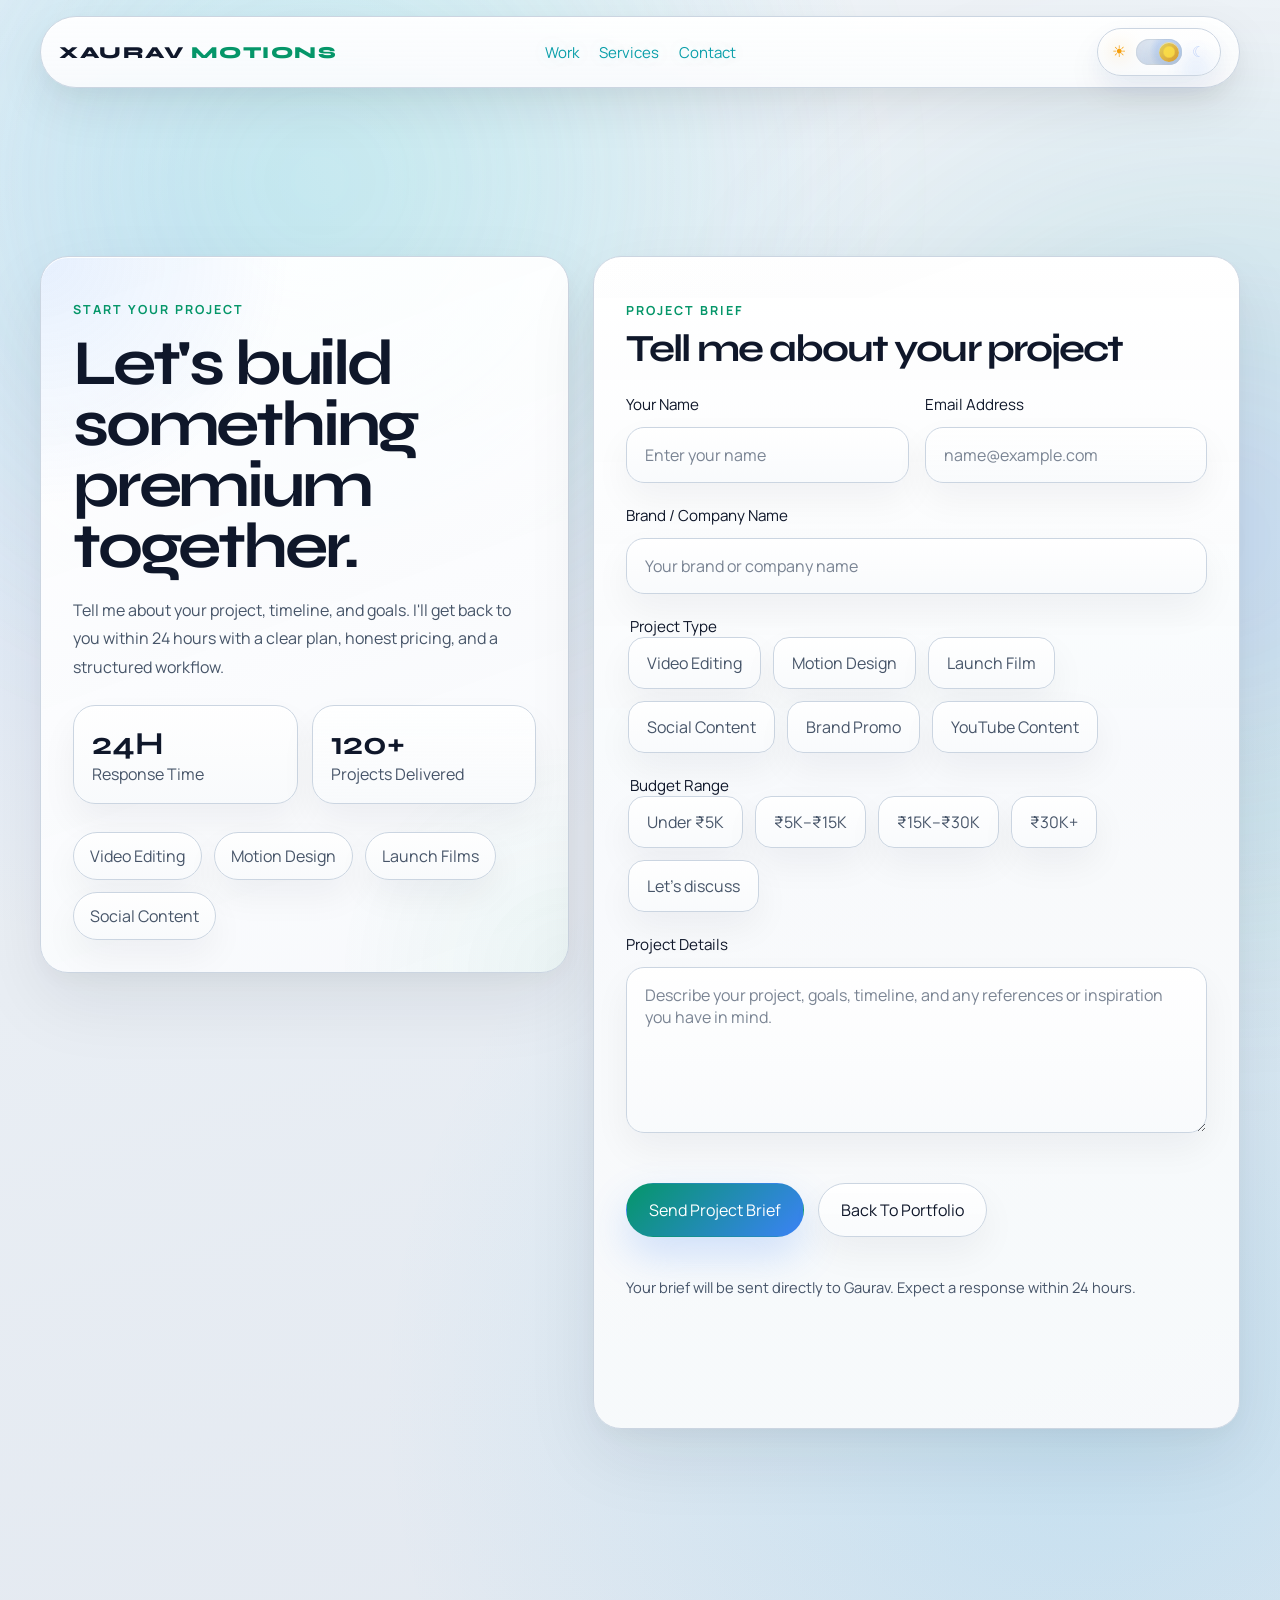
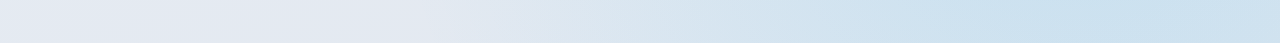
<file: contact.html>
<!DOCTYPE html>
<html lang="en">
<head>
  <meta charset="UTF-8">
  <meta name="viewport" content="width=device-width, initial-scale=1.0, viewport-fit=cover">
  <title>Start Your Project | Xaurav Motions</title>
  <meta
    name="description"
    content="Start your next video editing or motion design project with Gaurav. Fill out the brief and get a response within 24 hours."
  >
  <meta name="theme-color" content="#ffffff">
  <link rel="preconnect" href="https://fonts.googleapis.com">
  <link rel="preconnect" href="https://fonts.gstatic.com" crossorigin>
  <link
    href="https://fonts.googleapis.com/css2?family=Syne:wght@500;700;800&family=Manrope:wght@400;500;600;700&display=swap"
    rel="stylesheet"
  >
  <script>
    (() => {
      try {
        const savedTheme = localStorage.getItem("xaurav-theme");
        if (savedTheme === "light" || savedTheme === "dark") {
          document.documentElement.dataset.theme = savedTheme;
        } else {
          document.documentElement.dataset.theme = "light";
        }
      } catch (error) {
        document.documentElement.dataset.theme = "light";
      }
    })();
  </script>
  <link rel="stylesheet" href="style.css">
</head>
<body class="feedback-page">
  <div class="noise"></div>
  <div class="orb orb-one"></div>
  <div class="orb orb-two"></div>

  <header class="site-header">
    <a class="brand" href="./index.html">Xaurav <span>Motions</span></a>
    <nav class="site-nav">
      <a href="./index.html#work">Work</a>
      <a href="./index.html#services">Services</a>
      <a href="./index.html#contact">Contact</a>
    </nav>
    <div class="header-actions">
      <button
        class="theme-toggle"
        type="button"
        data-theme-toggle
        aria-pressed="false"
        aria-label="Switch to light theme"
        title="Switch theme"
      >
        <span class="theme-toggle-icon theme-toggle-icon-sun" aria-hidden="true">&#9728;</span>
        <span class="theme-toggle-track" aria-hidden="true">
          <span class="theme-toggle-thumb"></span>
        </span>
        <span class="theme-toggle-icon theme-toggle-icon-moon" aria-hidden="true">&#9790;</span>
      </button>
    </div>
  </header>

  <main>
    <section class="feedback-shell section">
      <div class="feedback-layout">
        <aside class="feedback-card feedback-overview reveal" data-tilt>
          <p class="eyebrow">Start Your Project</p>
          <h1>Let's build something premium together.</h1>
          <p class="feedback-copy">
            Tell me about your project, timeline, and goals. I'll get back to you within 24 hours
            with a clear plan, honest pricing, and a structured workflow.
          </p>

          <div class="feedback-stats">
            <div class="feedback-stat">
              <strong>24H</strong>
              <span>Response Time</span>
            </div>
            <div class="feedback-stat">
              <strong>120+</strong>
              <span>Projects Delivered</span>
            </div>
          </div>

          <div class="feedback-highlights">
            <span>Video Editing</span>
            <span>Motion Design</span>
            <span>Launch Films</span>
            <span>Social Content</span>
          </div>

        </aside>

        <section class="feedback-card feedback-form-card reveal">
          <p class="eyebrow">Project Brief</p>
          <h2>Tell me about your project</h2>
          <form class="feedback-form" data-contact-form>
            <div class="feedback-grid">
              <label class="field-group">
                <span>Your Name</span>
                <input type="text" name="name" placeholder="Enter your name" required>
              </label>
              <label class="field-group">
                <span>Email Address</span>
                <input type="email" name="email" placeholder="name@example.com" required>
              </label>
            </div>

            <label class="field-group">
              <span>Brand / Company Name</span>
              <input type="text" name="brand" placeholder="Your brand or company name">
            </label>

            <fieldset class="field-set">
              <legend>Project Type</legend>
              <div class="check-grid">
                <label class="check-pill">
                  <input type="checkbox" name="project_type" value="Video Editing">
                  <span>Video Editing</span>
                </label>
                <label class="check-pill">
                  <input type="checkbox" name="project_type" value="Motion Design">
                  <span>Motion Design</span>
                </label>
                <label class="check-pill">
                  <input type="checkbox" name="project_type" value="Launch Film">
                  <span>Launch Film</span>
                </label>
                <label class="check-pill">
                  <input type="checkbox" name="project_type" value="Social Content">
                  <span>Social Content</span>
                </label>
                <label class="check-pill">
                  <input type="checkbox" name="project_type" value="Brand Promo">
                  <span>Brand Promo</span>
                </label>
                <label class="check-pill">
                  <input type="checkbox" name="project_type" value="YouTube Content">
                  <span>YouTube Content</span>
                </label>
              </div>
            </fieldset>

            <fieldset class="field-set">
              <legend>Budget Range</legend>
              <div class="rating-grid">
                <input type="radio" name="budget" id="budget-1" value="Under ₹5K" required>
                <label class="rating-pill" for="budget-1">Under ₹5K</label>
                <input type="radio" name="budget" id="budget-2" value="₹5K–₹15K">
                <label class="rating-pill" for="budget-2">₹5K–₹15K</label>
                <input type="radio" name="budget" id="budget-3" value="₹15K–₹30K">
                <label class="rating-pill" for="budget-3">₹15K–₹30K</label>
                <input type="radio" name="budget" id="budget-4" value="₹30K+">
                <label class="rating-pill" for="budget-4">₹30K+</label>
                <input type="radio" name="budget" id="budget-5" value="Let's discuss">
                <label class="rating-pill" for="budget-5">Let's discuss</label>
              </div>
            </fieldset>

            <label class="field-group">
              <span>Project Details</span>
              <textarea
                name="message"
                rows="6"
                placeholder="Describe your project, goals, timeline, and any references or inspiration you have in mind."
                required
              ></textarea>
            </label>

            <div class="feedback-actions">
              <button class="button button-primary" type="submit">Send Project Brief</button>
              <a class="button button-secondary" href="./index.html">Back To Portfolio</a>
            </div>

            <p class="form-note">Your brief will be sent directly to Gaurav. Expect a response within 24 hours.</p>
            <p class="form-status" data-contact-status aria-live="polite"></p>
          </form>
        </section>
      </div>
    </section>
  </main>

  <script src="code.js"></script>
  <script src="contact.js"></script>
</body>
</html>
</file>
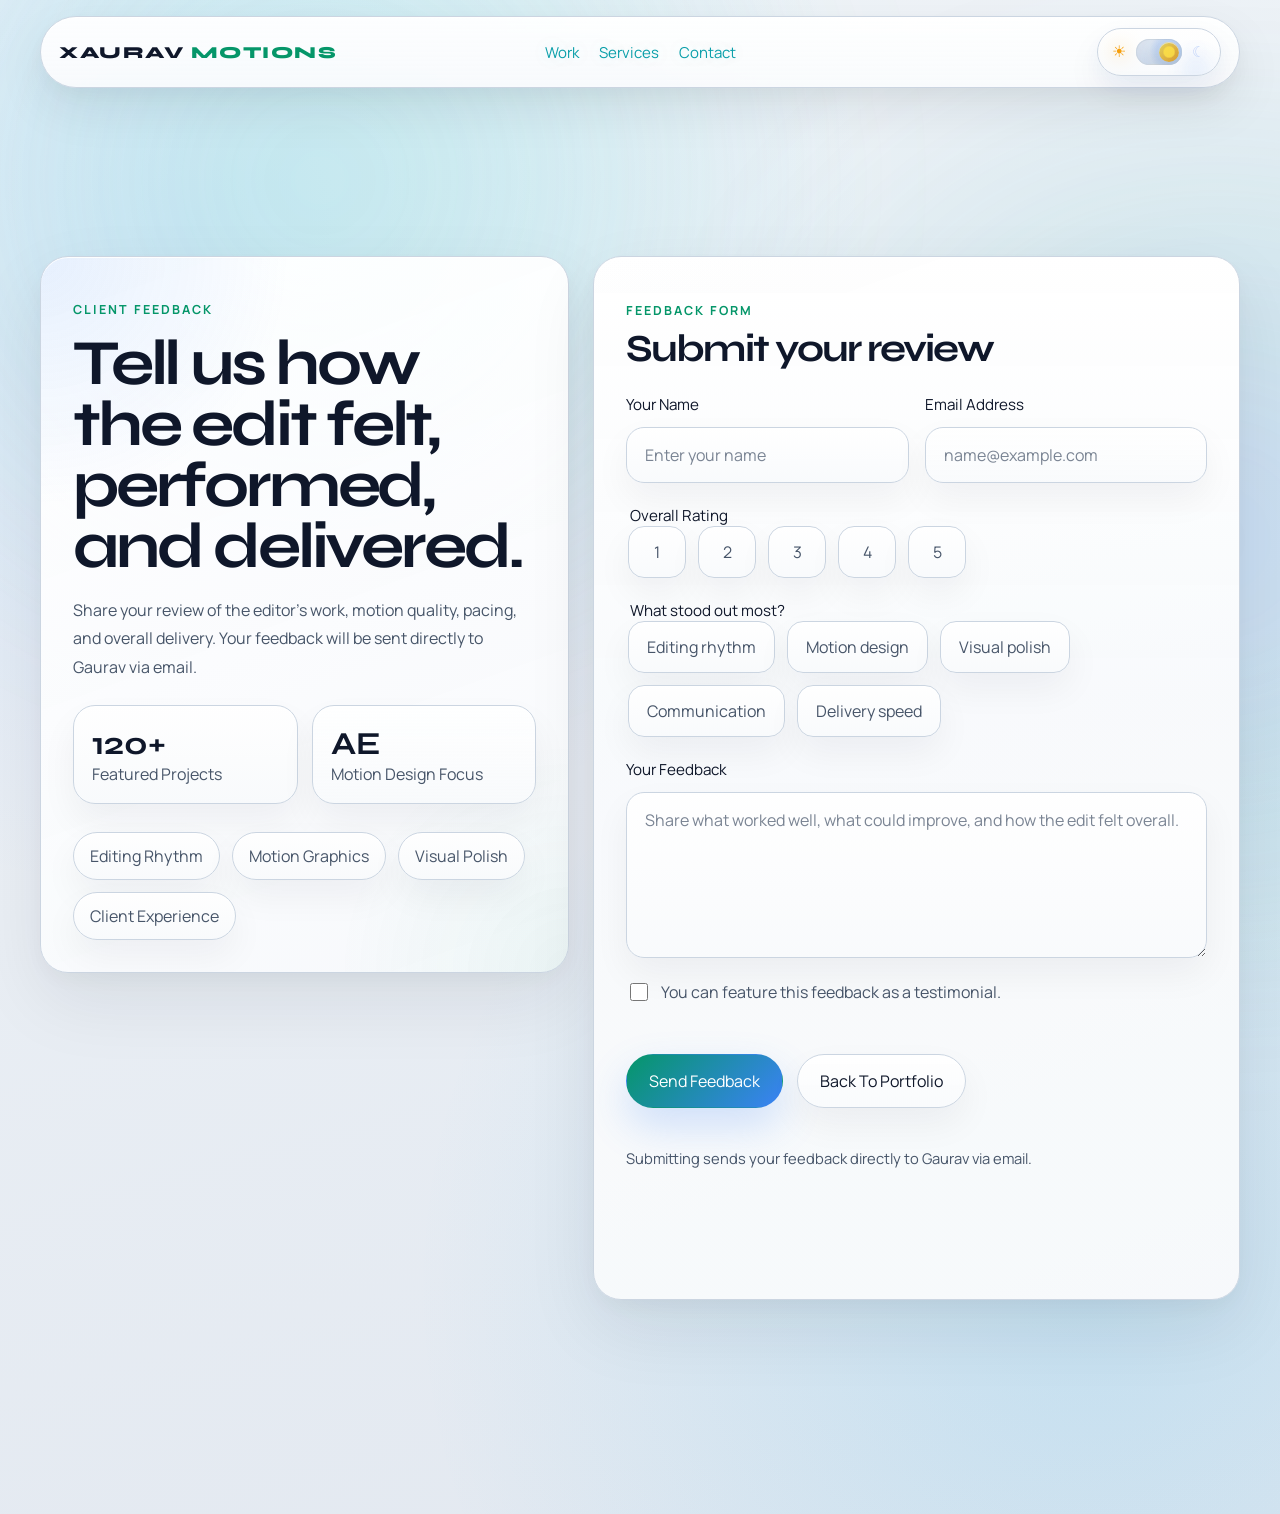
<file: feedback.html>
<!DOCTYPE html>
<html lang="en">
<head>
  <meta charset="UTF-8">
  <meta name="viewport" content="width=device-width, initial-scale=1.0, viewport-fit=cover">
  <title>Xaurav Motions Feedback</title>
  <meta
    name="description"
    content="Share feedback about Gaurav's video editing and motion design work."
  >
  <meta name="theme-color" content="#ffffff">
  <link rel="preconnect" href="https://fonts.googleapis.com">
  <link rel="preconnect" href="https://fonts.gstatic.com" crossorigin>
  <link
    href="https://fonts.googleapis.com/css2?family=Syne:wght@500;700;800&family=Manrope:wght@400;500;600;700&display=swap"
    rel="stylesheet"
  >
  <script>
    (() => {
      try {
        const savedTheme = localStorage.getItem("xaurav-theme");
        if (savedTheme === "light" || savedTheme === "dark") {
          document.documentElement.dataset.theme = savedTheme;
        } else {
          // Default to light theme for new visitors
          document.documentElement.dataset.theme = "light";
        }
      } catch (error) {
        // Fallback to light theme if localStorage fails
        document.documentElement.dataset.theme = "light";
      }
    })();
  </script>
  <link rel="stylesheet" href="style.css">
</head>
<body class="feedback-page">
  <div class="noise"></div>
  <div class="orb orb-one"></div>
  <div class="orb orb-two"></div>

  <header class="site-header">
    <a class="brand" href="./index.html">Xaurav <span>Motions</span></a>
    <nav class="site-nav">
      <a href="./index.html#work">Work</a>
      <a href="./index.html#services">Services</a>
      <a href="./index.html#contact">Contact</a>
    </nav>
    <div class="header-actions">
      <button
        class="theme-toggle"
        type="button"
        data-theme-toggle
        aria-pressed="false"
        aria-label="Switch to light theme"
        title="Switch theme"
      >
        <span class="theme-toggle-icon theme-toggle-icon-sun" aria-hidden="true">&#9728;</span>
        <span class="theme-toggle-track" aria-hidden="true">
          <span class="theme-toggle-thumb"></span>
        </span>
        <span class="theme-toggle-icon theme-toggle-icon-moon" aria-hidden="true">&#9790;</span>
      </button>
    </div>
  </header>

  <main>
    <section class="feedback-shell section">
      <div class="feedback-layout">
        <aside class="feedback-card feedback-overview reveal" data-tilt>
          <p class="eyebrow">Client Feedback</p>
          <h1>Tell us how the edit felt, performed, and delivered.</h1>
          <p class="feedback-copy">
            Share your review of the editor's work, motion quality, pacing, and overall delivery.
            Your feedback will be sent directly to Gaurav via email.
          </p>

          <div class="feedback-stats">
            <div class="feedback-stat">
              <strong>120+</strong>
              <span>Featured Projects</span>
            </div>
            <div class="feedback-stat">
              <strong>AE</strong>
              <span>Motion Design Focus</span>
            </div>
          </div>

          <div class="feedback-highlights">
            <span>Editing Rhythm</span>
            <span>Motion Graphics</span>
            <span>Visual Polish</span>
            <span>Client Experience</span>
          </div>

        </aside>

        <section class="feedback-card feedback-form-card reveal">
          <p class="eyebrow">Feedback Form</p>
          <h2>Submit your review</h2>
          <form class="feedback-form" data-feedback-form>
            <div class="feedback-grid">
              <label class="field-group">
                <span>Your Name</span>
                <input type="text" name="name" placeholder="Enter your name" required>
              </label>
              <label class="field-group">
                <span>Email Address</span>
                <input type="email" name="email" placeholder="name@example.com" required>
              </label>
            </div>

            <fieldset class="field-set">
              <legend>Overall Rating</legend>
              <div class="rating-grid">
                <input type="radio" name="rating" id="rating-1" value="1" required>
                <label class="rating-pill" for="rating-1">1</label>
                <input type="radio" name="rating" id="rating-2" value="2">
                <label class="rating-pill" for="rating-2">2</label>
                <input type="radio" name="rating" id="rating-3" value="3">
                <label class="rating-pill" for="rating-3">3</label>
                <input type="radio" name="rating" id="rating-4" value="4">
                <label class="rating-pill" for="rating-4">4</label>
                <input type="radio" name="rating" id="rating-5" value="5">
                <label class="rating-pill" for="rating-5">5</label>
              </div>
            </fieldset>

            <fieldset class="field-set">
              <legend>What stood out most?</legend>
              <div class="check-grid">
                <label class="check-pill">
                  <input type="checkbox" name="highlight" value="Editing rhythm">
                  <span>Editing rhythm</span>
                </label>
                <label class="check-pill">
                  <input type="checkbox" name="highlight" value="Motion design">
                  <span>Motion design</span>
                </label>
                <label class="check-pill">
                  <input type="checkbox" name="highlight" value="Visual polish">
                  <span>Visual polish</span>
                </label>
                <label class="check-pill">
                  <input type="checkbox" name="highlight" value="Communication">
                  <span>Communication</span>
                </label>
                <label class="check-pill">
                  <input type="checkbox" name="highlight" value="Delivery speed">
                  <span>Delivery speed</span>
                </label>
              </div>
            </fieldset>

            <label class="field-group">
              <span>Your Feedback</span>
              <textarea
                name="message"
                rows="6"
                placeholder="Share what worked well, what could improve, and how the edit felt overall."
                required
              ></textarea>
            </label>

            <label class="consent-row">
              <input type="checkbox" name="testimonial">
              <span>You can feature this feedback as a testimonial.</span>
            </label>

            <div class="feedback-actions">
              <button class="button button-primary" type="submit">Send Feedback</button>
              <a class="button button-secondary" href="./index.html">Back To Portfolio</a>
            </div>

            <p class="form-note">Submitting sends your feedback directly to Gaurav via email.</p>
            <p class="form-status" data-feedback-status aria-live="polite"></p>
          </form>
        </section>
      </div>
    </section>
  </main>

  <script src="code.js"></script>
  <script src="feedback.js"></script>
</body>
</html>
</file>
<file: style.css>
:root {
  --bg: #06101d;
  --bg-elevated: rgba(11, 20, 38, 0.86);
  --panel: rgba(12, 22, 42, 0.72);
  --panel-strong: rgba(13, 24, 48, 0.94);
  --line: rgba(255, 255, 255, 0.08);
  --line-strong: rgba(255, 255, 255, 0.16);
  --text: #f8fafc; /* Brightened for better dark theme legibility */
  --muted: #cbd5e1; /* Boosted visibility for secondary text */
  --accent: #7cf7d4;
  --accent-2: #ff9a6c;
  --accent-3: #8cb6ff;
  --nav-link: #4fe3e8;
  --nav-link-hover: #92fbef;
  --shadow: 0 1.875rem 5rem rgba(0, 0, 0, 0.35);
  --shadow-soft: 0 1rem 2.5rem rgba(0, 0, 0, 0.25);
  --radius: 1.75rem;
  --radius-soft: 1.25rem;
  --container: min(75rem, calc(100% - 2rem));
  --safe-top: env(safe-area-inset-top, 0rem);
  --safe-right: env(safe-area-inset-right, 0rem);
  --safe-bottom: env(safe-area-inset-bottom, 0rem);
  --safe-left: env(safe-area-inset-left, 0rem);
}

*,
*::before,
*::after {
  box-sizing: border-box;
}

html {
  color-scheme: dark;
  scroll-behavior: smooth;
  scroll-padding-top: calc(7.5rem + var(--safe-top));
  -webkit-text-size-adjust: 100%;
  text-size-adjust: 100%;
}

html[data-theme="light"] {
  color-scheme: light;
}

body {
  min-height: 100vh;
  margin: 0;
  padding-right: var(--safe-right);
  padding-left: var(--safe-left);
  font-family: "Manrope", sans-serif;
  color: var(--text);
  background:
    radial-gradient(circle at 12% 18%, rgba(124, 247, 212, 0.12), transparent 22%),
    radial-gradient(circle at 85% 16%, rgba(140, 182, 255, 0.12), transparent 22%),
    radial-gradient(circle at 68% 78%, rgba(79, 227, 232, 0.12), transparent 24%),
    radial-gradient(circle at 50% 80%, rgba(255, 154, 108, 0.08), transparent 24%),
    linear-gradient(155deg, #02060f 0%, #07111f 45%, #0d1830 100%);
  overflow-x: hidden;
  overscroll-behavior-x: none;
  -webkit-font-smoothing: antialiased;
  text-rendering: optimizeLegibility;
}

body::before,
body::after {
  content: "";
  position: fixed;
  inset: 0;
  pointer-events: none;
}

body::before {
  inset: -50%;
  mask-image: radial-gradient(circle at center, black 25%, transparent 60%);
  transform: perspective(50rem) rotateX(55deg);
  transform-origin: center center;
  z-index: -2;
  contain: strict;
}



body::after {
  background: radial-gradient(circle at center, transparent 45%, rgba(2, 6, 15, 0.65) 100%);
}

body.is-loading .site-header,
body.is-loading main,
body.is-loading .site-footer,
body.is-loading .mobile-cta {
  opacity: 0;
  transform: translateY(1.125rem);
}

body.is-ready .site-header,
body.is-ready main,
body.is-ready .site-footer,
body.is-ready .mobile-cta {
  opacity: 1;
  transform: translateY(0);
  transition: opacity 480ms ease, transform 480ms ease;
}

img,
video {
  max-width: 100%;
  height: auto;
  display: block;
}

a {
  color: inherit;
  text-decoration: none;
}

button,
input,
select,
textarea {
  font: inherit;
}

button,
a,
input,
select,
textarea {
  touch-action: manipulation;
  -webkit-tap-highlight-color: transparent;
}

main {
  width: var(--container);
  margin: 0 auto;
  padding: calc(3rem + (var(--safe-top) * 0.08)) 0 calc(8rem + var(--safe-bottom));
}

.skip-link {
  position: fixed;
  left: 1rem;
  top: 1rem;
  z-index: 1000;
  padding: 0.75rem 1rem;
  border-radius: 62.4375rem;
  background: #ffffff;
  color: #07111f;
  transform: translateY(-140%);
  transition: transform 180ms ease;
}

.skip-link:focus {
  transform: translateY(0);
}

.page-loader {
  position: fixed;
  inset: 0;
  z-index: 120;
  display: grid;
  place-items: center;
  background:
    radial-gradient(circle at center, rgba(124, 247, 212, 0.08), transparent 28%),
    linear-gradient(145deg, rgba(2, 6, 15, 0.98), rgba(7, 17, 31, 0.98));
  transition: opacity 500ms ease, visibility 500ms ease;
}

.page-loader.is-hidden {
  opacity: 0;
  visibility: hidden;
}

.page-loader-mark {
  display: grid;
  gap: 0.375rem;
  place-items: center;
  text-transform: uppercase;
  letter-spacing: 0.12em;
}

.page-loader-mark span {
  font-family: "Syne", sans-serif;
  font-size: clamp(2rem, 5vw, 4rem);
}

.page-loader-mark small {
  color: var(--muted);
}

.noise,
.orb {
  position: fixed;
  inset: 0;
  pointer-events: none;
}

.noise {
  opacity: 0.065;
  background-image:
    radial-gradient(circle at 15% 25%, rgba(255, 255, 255, 0.7) 0 0.0625rem, transparent calc(0.0625rem + 1px)),
    radial-gradient(circle at 75% 65%, rgba(255, 255, 255, 0.5) 0 0.0625rem, transparent calc(0.0625rem + 1px));
  background-size: 11.25rem 11.25rem;
  mix-blend-mode: soft-light;
}

.noise::after {
  content: "";
  position: absolute;
  inset: 0;
  opacity: 0.14;
  background-image: url("data:image/svg+xml,%3Csvg xmlns='http://www.w3.org/2000/svg' viewBox='0 0 160 160'%3E%3Cfilter id='n'%3E%3CfeTurbulence type='fractalNoise' baseFrequency='.85' numOctaves='2' stitchTiles='stitch'/%3E%3C/filter%3E%3Crect width='160' height='160' filter='url(%23n)' opacity='.9'/%3E%3C/svg%3E");
  background-size: 13.75rem 13.75rem;
  mix-blend-mode: soft-light;
}

.orb {
  filter: blur(5.625rem);
  opacity: 0.42;
  will-change: transform;
}

.orb-one {
  background: radial-gradient(circle, rgba(124, 247, 212, 0.22), transparent 62%);
  transform: translate(-25%, -30%);
}

.orb-two {
  background: radial-gradient(circle, rgba(255, 154, 108, 0.16), transparent 58%);
  transform: translate(45%, 10%);
}

.site-header,
.site-footer,
.feedback-card,
.project-card,
.service-card,
.process-step,
.contact-panel,
.about-panel,
.about-card,
.testimonial-card,
.case-study-panel {
  border: 0.0625rem solid var(--line);
  box-shadow: var(--shadow);
}

.site-header {
  position: sticky;
  top: calc(1rem + var(--safe-top));
  z-index: 50;
  -webkit-backdrop-filter: blur(1.25rem);
  backdrop-filter: blur(1.25rem);
  width: var(--container);
  margin: 1rem auto 0;
  padding: 0.7rem 1.125rem; /* Thinned padding for elegance */
  border-radius: 62.4375rem;
  background: rgba(6, 14, 28, 0.68);
  display: grid;
  grid-template-columns: minmax(0, 1fr) auto minmax(0, 1fr);
  align-items: center;
  gap: 1.125rem;
}

.brand {
  font-family: "Syne", sans-serif;
  font-weight: 800;
  font-size: 1.05rem;
  letter-spacing: 0.09em;
  text-transform: uppercase;
  white-space: nowrap;
  justify-self: start;
}

.brand span {
  color: var(--accent);
}

.site-nav {
  display: flex;
  align-items: center;
  justify-content: center;
  gap: 1.25rem;
  color: var(--nav-link);
  font-size: 0.94rem;
  justify-self: center;
}

.site-nav a {
  position: relative;
  color: var(--nav-link);
  text-shadow: 0 0 1.125rem color-mix(in srgb, var(--nav-link) 18%, transparent);
  transition: color 180ms ease;
}

.site-nav a::after {
  content: "";
  position: absolute;
  left: 0;
  bottom: -0.4375rem;
  width: 100%;
  height: 0.125rem;
  background: linear-gradient(90deg, var(--accent), var(--accent-3));
  transform: scaleX(0);
  transform-origin: left;
  transition: transform 220ms ease;
}

.site-nav a:hover {
  color: var(--nav-link-hover);
}

.site-nav a:hover::after {
  transform: scaleX(1);
}

.header-actions {
  display: flex;
  align-items: center;
  gap: 0.75rem;
  justify-self: end;
}

.theme-toggle {
  --toggle-shift: 0rem;
  --toggle-scale: 1;
  --toggle-rotate: 0deg;
  position: relative;
  overflow: hidden;
  isolation: isolate;
  display: inline-flex;
  align-items: center;
  gap: 0.5rem;
  min-height: 3rem;
  padding: 0 0.75rem;
  border: 0.0625rem solid var(--line);
  border-radius: 62.4375rem;
  background:
    linear-gradient(180deg, rgba(255, 255, 255, 0.08), rgba(255, 255, 255, 0.02)),
    rgba(6, 14, 28, 0.66);
  color: var(--text);
  cursor: pointer;
  will-change: transform;
  -webkit-backdrop-filter: blur(1.125rem) saturate(145%);
  backdrop-filter: blur(1.125rem) saturate(145%);
  box-shadow:
    0 1rem 2.125rem rgba(0, 0, 0, 0.22),
    inset 0 0.0625rem 0 rgba(255, 255, 255, 0.08);
  transition:
    transform 420ms cubic-bezier(0.22, 1, 0.36, 1),
    border-color 380ms cubic-bezier(0.22, 1, 0.36, 1),
    background 420ms cubic-bezier(0.22, 1, 0.36, 1),
    color 280ms ease,
    box-shadow 460ms cubic-bezier(0.22, 1, 0.36, 1);
}

.theme-toggle::before,
.theme-toggle::after {
  content: "";
  position: absolute;
  pointer-events: none;
  transition:
    opacity 420ms cubic-bezier(0.22, 1, 0.36, 1),
    transform 520ms cubic-bezier(0.22, 1, 0.36, 1);
}

.theme-toggle::before {
  inset: 0.0625rem;
  border-radius: inherit;
  opacity: 0.62;
  background: linear-gradient(115deg, transparent 18%, rgba(255, 255, 255, 0.2) 44%, transparent 68%);
  transform: translateX(-130%);
}

.theme-toggle::after {
  right: 0.25rem;
  bottom: -0.875rem;
  width: 2.5rem;
  height: 2.5rem;
  border-radius: 50%;
  opacity: 0.72;
  background: radial-gradient(circle, rgba(140, 182, 255, 0.28), transparent 70%);
  filter: blur(0.625rem);
}

.theme-toggle:hover {
  --toggle-scale: 1.05;
  --toggle-rotate: 8deg;
  transform: translateY(-0.125rem);
  border-color: rgba(124, 247, 212, 0.32);
  box-shadow:
    0 1.375rem 2.5rem rgba(0, 0, 0, 0.26),
    0 0 2.125rem rgba(140, 182, 255, 0.16),
    inset 0 0.0625rem 0 rgba(255, 255, 255, 0.1);
}

.theme-toggle:hover::before {
  transform: translateX(130%);
}

.theme-toggle:hover::after {
  opacity: 0.98;
  transform: scale(1.12);
}

.theme-toggle:active {
  --toggle-scale: 0.98;
  --toggle-rotate: 0deg;
  transform: translateY(0);
}

.theme-toggle:focus-visible {
  outline: none;
  border-color: rgba(124, 247, 212, 0.52);
  box-shadow: 0 0 0 0.25rem rgba(124, 247, 212, 0.08);
}

.theme-toggle-track {
  position: relative;
  width: 2.875rem;
  height: 1.625rem;
  flex-shrink: 0;
  overflow: hidden;
  border-radius: 62.4375rem;
  background: linear-gradient(135deg, rgba(10, 22, 42, 0.96), rgba(23, 38, 70, 0.92));
  box-shadow:
    inset 0 0 0 0.0625rem rgba(255, 255, 255, 0.08),
    inset 0 -0.625rem 1.125rem rgba(0, 0, 0, 0.22);
}

.theme-toggle-track::before,
.theme-toggle-track::after {
  content: "";
  position: absolute;
  inset: 0;
  transition:
    opacity 320ms ease,
    transform 320ms cubic-bezier(0.22, 1, 0.36, 1);
}

.theme-toggle-track::before {
  background:
    radial-gradient(circle at 26% 34%, rgba(255, 255, 255, 0.9) 0 0.06875rem, transparent 0.1125rem),
    radial-gradient(circle at 54% 62%, rgba(140, 182, 255, 0.85) 0 0.06875rem, transparent 0.11875rem),
    radial-gradient(circle at 76% 28%, rgba(255, 255, 255, 0.6) 0 0.0625rem, transparent 0.10625rem);
  opacity: 0.95;
}

.theme-toggle-track::after {
  opacity: 0;
  background:
    radial-gradient(circle at 72% 50%, rgba(253, 224, 71, 0.84) 0 14%, transparent 18%),
    radial-gradient(circle at 72% 50%, rgba(59, 130, 246, 0.14) 0 36%, transparent 56%);
  transform: translateX(-0.25rem);
}

.theme-toggle-thumb {
  position: absolute;
  top: 0.1875rem;
  left: 0.1875rem;
  width: 1.25rem;
  height: 1.25rem;
  border-radius: 50%;
  background: linear-gradient(135deg, #dbeafe, #8cb6ff);
  box-shadow:
    0 0.5rem 1.125rem rgba(140, 182, 255, 0.26),
    inset 0 0.0625rem 0 rgba(255, 255, 255, 0.62);
  transform: translateX(var(--toggle-shift)) scale(var(--toggle-scale));
  transition:
    transform 320ms cubic-bezier(0.22, 1, 0.36, 1),
    background 320ms cubic-bezier(0.22, 1, 0.36, 1),
    box-shadow 320ms cubic-bezier(0.22, 1, 0.36, 1);
}

.theme-toggle-thumb::before {
  content: "";
  position: absolute;
  inset: 0.25rem;
  border-radius: 50%;
  opacity: 1;
  background: rgba(10, 22, 42, 0.4);
  transform: translateX(0.25rem) scale(0.98);
  transition:
    opacity 280ms ease,
    transform 320ms cubic-bezier(0.22, 1, 0.36, 1);
}

.theme-toggle-icon {
  display: inline-grid;
  place-items: center;
  width: 1.125rem;
  font-size: 0.98rem;
  line-height: 1;
  text-shadow: 0 0 1.125rem currentColor;
  transition:
    color 220ms ease,
    opacity 220ms ease,
    transform 320ms cubic-bezier(0.22, 1, 0.36, 1);
}

.theme-toggle-icon-sun {
  color: rgba(255, 154, 108, 0.76);
  opacity: 0.56;
  transform: scale(0.94);
}

.theme-toggle-icon-moon {
  color: rgba(140, 182, 255, 0.9);
  opacity: 1;
  transform: scale(1.05);
}

html[data-theme="light"] .theme-toggle-icon-sun {
  color: #f59e0b;
  opacity: 1;
  transform: scale(1.05);
}

html[data-theme="light"] .theme-toggle-icon-moon {
  color: rgba(37, 99, 235, 0.44);
  opacity: 0.56;
  transform: scale(0.94);
}

.header-cta {
  min-height: 3rem;
}

.section {
  position: relative;
  padding: 5.375rem 0;
  scroll-margin-top: calc(7.5rem + var(--safe-top));
}

.eyebrow,
.section-label {
  color: var(--accent);
  text-transform: uppercase;
  letter-spacing: 0.16em;
  font-size: 0.78rem;
  font-weight: 700;
}

.section-heading {
  display: grid;
  gap: 1.125rem;
  max-width: 820px;
}

.hero h1,
.section-heading h2,
.contact-panel h2,
.feedback-overview h1,
.feedback-form-card h2 {
  font-family: "Syne", sans-serif;
  line-height: 0.95;
  letter-spacing: -0.05em;
  margin: 0;
}

.section-heading h2,
.contact-panel h2 {
  font-size: clamp(2.4rem, 5vw, 4.8rem);
}

.hero {
  display: grid;
  grid-template-columns: 1.05fr 0.95fr;
  gap: 3.375rem;
  align-items: center;
  min-height: calc(100vh - 9.375rem);
  position: relative;
}

.hero-copy {
  position: relative;
  z-index: 1;
  min-width: 0;
}

.hero h1 {
  font-size: clamp(3.2rem, 7.5vw, 6.5rem); /* Reduced upper limit to prevent overlap on medium screens */
  max-width: 12ch;
  margin: 1rem 0 1.25rem;
  text-shadow: 0 0.25rem 1.5rem rgba(0, 0, 0, 0.4);
}

.hero h1 span {
  display: block;
  background: linear-gradient(135deg, #1bb8bf 0%, #32cfae 46%, #5e90e8 100%);
  -webkit-background-clip: text;
  background-clip: text;
  color: transparent;
}

.hero-text,
.section-copy,
.about-copy p,
.contact-panel p,
.case-column p,
.service-card p,
.process-step p,
.testimonial-quote,
.footer-note,
.feedback-copy,
.form-note,
.form-status {
  color: var(--muted);
  line-height: 1.78;
}

.hero-text {
  max-width: 58ch;
  font-size: 1.03rem;
}

.hero-actions,
.contact-actions,
.feedback-actions {
  display: flex;
  flex-wrap: wrap;
  gap: 0.875rem;
  margin-top: 1.75rem;
}

.hero-proof {
  margin-top: 1.375rem;
  padding: 0.875rem 1rem;
  width: min(100%, fit-content);
  border-radius: 62.4375rem;
  border: 0.0625rem solid var(--line);
  background: rgba(255, 255, 255, 0.03);
  color: var(--muted);
  font-size: 0.94rem;
}

.button,
.project-link {
  position: relative;
  overflow: hidden;
  isolation: isolate;
  display: inline-flex;
  align-items: center;
  justify-content: center;
  min-height: 3.375rem;
  padding: 0 1.375rem;
  border-radius: 62.4375rem;
  border: 0.0625rem solid var(--line);
  transition:
    transform 420ms cubic-bezier(0.22, 1, 0.36, 1),
    border-color 380ms cubic-bezier(0.22, 1, 0.36, 1),
    background 420ms cubic-bezier(0.22, 1, 0.36, 1),
    color 280ms ease,
    box-shadow 460ms cubic-bezier(0.22, 1, 0.36, 1);
  will-change: transform;
}

.button::before,
.project-link::before {
  content: "";
  position: absolute;
  inset: 0;
  border-radius: inherit;
  background: linear-gradient(135deg, rgba(255, 255, 255, 0.12), transparent 65%);
  transform: scale(1.03);
  opacity: 0;
  transition:
    opacity 420ms cubic-bezier(0.22, 1, 0.36, 1),
    transform 420ms cubic-bezier(0.22, 1, 0.36, 1);
  z-index: -1;
}

.button:hover,
.project-link:hover {
  transform: translateY(-0.125rem);
}

.button:hover::before,
.project-link:hover::before,
[data-modal-trigger]:hover::before {
  opacity: 1;
  transform: scale(1);
}

.button:active,
.project-link:active,
[data-modal-trigger]:active {
  transform: translateY(0);
}

.button-primary {
  color: #03120f;
  border-color: transparent;
  background: linear-gradient(135deg, var(--accent) 0%, #dffff6 100%);
  box-shadow: 0 1rem 2.25rem rgba(124, 247, 212, 0.22);
}

.button-primary:hover {
  box-shadow: 0 1.25rem 2.75rem rgba(124, 247, 212, 0.28);
}

.button-secondary,
.project-link {
  background: rgba(255, 255, 255, 0.03);
  color: var(--text);
}

.button-secondary:hover,
.project-link:hover {
  border-color: rgba(124, 247, 212, 0.32);
  color: var(--text);
}

.button-ripple {
  position: absolute;
  width: 1.125rem;
  height: 1.125rem;
  border-radius: 50%;
  background: rgba(255, 255, 255, 0.45);
  transform: translate(-50%, -50%) scale(0);
  animation: ripple 600ms ease-out forwards;
  pointer-events: none;
}

@keyframes ripple {
  to {
    opacity: 0;
    transform: translate(-50%, -50%) scale(16);
  }
}

.hero-metrics,
.contact-highlights,
.project-results,
.feedback-highlights {
  display: flex;
  flex-wrap: wrap;
  gap: 0.75rem;
  margin-top: 1.75rem;
  align-content: flex-start;
}

.hero-metrics {
  list-style: none;
  margin: 2rem 0 0;
  padding: 0;
  gap: 1.625rem;
}

.hero-metrics li {
  display: grid;
  gap: 0.25rem;
}

.hero-metrics strong {
  font-family: "Syne", sans-serif;
  font-size: 1.8rem;
}

.hero-metrics span {
  color: var(--muted);
  font-size: 0.9rem;
}

.hero-stage {
  position: relative;
  z-index: 2;
  min-height: 45rem;
  perspective: 100rem;
  transform-style: preserve-3d;
  min-width: 0;
  isolation: isolate;
}

.floating-card {
  position: absolute;
  border-radius: var(--radius);
  background: 
    linear-gradient(180deg, rgba(255, 255, 255, 0.08), rgba(255, 255, 255, 0.02)),
    var(--panel);
  -webkit-backdrop-filter: blur(1.5rem) saturate(140%);
  backdrop-filter: blur(1.5rem) saturate(140%);
  border: 0.0625rem solid var(--line);
  box-shadow: var(--shadow);
  will-change: transform;
}

.card-main {
  inset: 4.5rem 2.625rem 3.5rem 2.625rem;
  padding: 1.5rem;
  overflow: hidden;
}

.card-top,
.project-badge,
.case-study-top {
  display: flex;
  justify-content: space-between;
  align-items: center;
  gap: 0.75rem;
}

.tag,
.project-badge {
  width: fit-content;
  padding: 0.5rem 0.75rem;
  border-radius: 62.4375rem;
  font-size: 0.76rem;
  letter-spacing: 0.08em;
  text-transform: uppercase;
}

.live {
  color: #041210;
  background: var(--accent);
}

.tiny {
  color: var(--muted);
  font-size: 0.84rem;
}

.screen-grid {
  position: absolute;
  inset: 4.5rem 1.5rem 7.375rem;
  border-radius: 1.5rem;
  overflow: hidden;
  background:
    linear-gradient(120deg, rgba(140, 182, 255, 0.2), rgba(124, 247, 212, 0.05)),
    linear-gradient(rgba(255, 255, 255, 0.05) 0.0625rem, transparent calc(0.0625rem + 1px)),
    linear-gradient(90deg, rgba(255, 255, 255, 0.05) 0.0625rem, transparent calc(0.0625rem + 1px));
  background-size: auto, 2.375rem 2.375rem, 2.375rem 2.375rem;
}

.screen-grid::before,
.screen-grid::after {
  content: "";
  position: absolute;
  border-radius: 50%;
}

.screen-grid::before {
  width: 17.5rem;
  height: 17.5rem;
  top: -5rem;
  right: -2.5rem;
  background: radial-gradient(circle, rgba(255, 154, 108, 0.42), transparent 70%);
}

.screen-grid::after {
  width: 15rem;
  height: 15rem;
  left: -4.375rem;
  bottom: -4.375rem;
  background: radial-gradient(circle, rgba(124, 247, 212, 0.28), transparent 70%);
}

.timeline {
  position: absolute;
  left: 1.5rem;
  right: 1.5rem;
  bottom: 1.5rem;
  display: grid;
  gap: 0.75rem;
}

.timeline-card {
  padding: 0.75rem 0.875rem;
  border-radius: 1.125rem;
  border: 0.0625rem solid rgba(255, 255, 255, 0.08);
  background: linear-gradient(180deg, rgba(255, 255, 255, 0.1), rgba(255, 255, 255, 0.03));
  box-shadow: inset 0 0.0625rem 0 rgba(255, 255, 255, 0.08);
}

.timeline-copy {
  display: flex;
  align-items: center;
  justify-content: space-between;
  gap: 0.625rem;
  margin-bottom: 0.625rem;
}

.timeline-copy small {
  color: rgba(239, 244, 255, 0.74);
  font-size: 0.76rem;
  letter-spacing: 0.08em;
  text-transform: uppercase;
}

.timeline-copy strong {
  font-family: "Syne", sans-serif;
  font-size: 0.96rem;
  color: var(--text);
}

.timeline-meter {
  display: block;
  height: 0.5rem;
  border-radius: 62.4375rem;
  background: rgba(255, 255, 255, 0.08);
  overflow: hidden;
}

.timeline-meter::after {
  content: "";
  display: block;
  width: var(--timeline-progress);
  height: 100%;
  border-radius: inherit;
  background: var(--timeline-fill);
  box-shadow: 0 0 1.5rem rgba(255, 255, 255, 0.16);
}

.timeline-card-a {
  --timeline-progress: 74%;
  --timeline-fill: linear-gradient(90deg, var(--accent-2), #ffd5c8);
}

.timeline-card-b {
  --timeline-progress: 56%;
  --timeline-fill: linear-gradient(90deg, var(--accent-3), #dbe6ff);
}

.timeline-card-c {
  --timeline-progress: 88%;
  --timeline-fill: linear-gradient(90deg, var(--accent), #e0fff8);
}

.play-ring {
  position: absolute;
  top: 50%;
  left: 50%;
  z-index: 1;
  width: 14.25rem;
  height: 18.25rem;
  transform: translate(-50%, -50%);
  padding: 0.625rem;
  border-radius: 2rem;
  border: 0.0625rem solid rgba(255, 255, 255, 0.18);
  background:
    linear-gradient(180deg, rgba(255, 255, 255, 0.12), rgba(255, 255, 255, 0.02)),
    rgba(8, 18, 31, 0.72);
  box-shadow: 0 1.875rem 3.75rem rgba(2, 8, 18, 0.44);
}

.play-ring-inner {
  width: 100%;
  height: 100%;
  border-radius: 1.5rem;
  overflow: hidden;
  border: 0.0625rem solid rgba(255, 255, 255, 0.18);
  background: linear-gradient(180deg, #08121f, #111c30);
}

.play-ring-photo {
  display: block;
  width: 100%;
  height: 100%;
  object-fit: cover;
  object-position: center 12%;
}

.card-side {
  top: 1.5rem;
  right: 0.75rem;
  width: 14.75rem;
  padding: 1.375rem;
  transform: translateZ(3.75rem);
}

.card-side p,
.card-stat span {
  color: var(--muted);
  margin: 0 0 0.875rem;
}

.card-side ul {
  list-style: none;
  display: grid;
  gap: 0.75rem;
  margin: 0;
  padding: 0;
}

.card-side li {
  padding: 0.75rem 0.875rem;
  border-radius: 1rem;
  background: rgba(255, 255, 255, 0.04);
}

.card-stat {
  left: 0.75rem;
  bottom: 0.75rem;
  width: 13rem;
  padding: 1.5rem;
  transform: translateZ(5rem);
}

.card-stat strong {
  display: block;
  font-family: "Syne", sans-serif;
  font-size: 3rem;
  line-height: 1;
  color: var(--accent);
  margin-bottom: 0.5rem;
}

.card-stat small {
  color: var(--muted);
}

.clients {
  padding-top: 1.5rem;
}

.client-strip {
  display: flex;
  flex-wrap: wrap;
  gap: 0.875rem;
  margin-top: 1.5rem;
}

.client-strip span,
.contact-highlights span,
.project-results span,
.feedback-highlights span {
  padding: 0.75rem 1rem;
  border-radius: 62.4375rem;
  border: 0.0625rem solid var(--line);
  background: rgba(255, 255, 255, 0.04);
  color: var(--muted);
}

.client-strip span {
  position: relative;
  isolation: isolate;
  overflow: hidden;
  transition:
    transform 340ms cubic-bezier(0.22, 1, 0.36, 1),
    border-color 340ms cubic-bezier(0.22, 1, 0.36, 1),
    color 240ms ease,
    background 340ms cubic-bezier(0.22, 1, 0.36, 1),
    box-shadow 340ms cubic-bezier(0.22, 1, 0.36, 1);
}

.client-strip span::before {
  content: "";
  position: absolute;
  inset: 0;
  z-index: -1;
  border-radius: inherit;
  background: linear-gradient(135deg, rgba(124, 247, 212, 0.18), rgba(140, 182, 255, 0.08));
  opacity: 0;
  transition: opacity 340ms cubic-bezier(0.22, 1, 0.36, 1);
}

.client-strip span:hover {
  transform: translateY(-0.25rem);
  border-color: rgba(124, 247, 212, 0.34);
  background: rgba(255, 255, 255, 0.06);
  color: var(--text);
  box-shadow:
    0 1.125rem 2.5rem rgba(0, 0, 0, 0.24),
    inset 0 0.0625rem 0 rgba(255, 255, 255, 0.08);
}

.client-strip span:hover::before {
  opacity: 1;
}

.about-grid,
.feedback-layout {
  display: grid;
  grid-template-columns: minmax(0, 0.9fr) minmax(0, 1.1fr);
  gap: 1.5rem;
  align-items: start;
  margin-top: 2.125rem;
}

.hero > *,
.about-grid > *,
.project-grid > *,
.service-grid > *,
.testimonial-grid > *,
.process-track > *,
.case-study-grid > *,
.case-metrics > *,
.feedback-layout > *,
.feedback-grid > *,
.footer-grid > * {
  min-width: 0;
}

.hero,
.about-grid,
.project-grid,
.service-grid,
.testimonial-grid,
.process-track,
.case-study-grid,
.case-metrics,
.feedback-layout,
.footer-grid {
  isolation: isolate;
}

.about-panel,
.about-card,
.project-card,
.service-card,
.process-step,
.testimonial-card,
.contact-panel,
.case-study-panel,
.feedback-card {
  position: relative;
  overflow: hidden;
  border-radius: var(--radius);
  background: var(--panel);
}

.about-panel {
  display: grid;
  gap: 1.5rem;
  padding: 1.75rem;
  background:
    radial-gradient(circle at top left, rgba(124, 247, 212, 0.1), transparent 26%),
    linear-gradient(160deg, rgba(14, 27, 51, 0.94), rgba(9, 18, 33, 0.94));
}

.about-portrait {
  border-radius: 1.375rem;
  overflow: hidden;
  border: 0.0625rem solid var(--line);
  min-height: 22.5rem;
  background: linear-gradient(180deg, rgba(255, 255, 255, 0.04), rgba(255, 255, 255, 0.02));
}

.about-portrait img {
  width: 100%;
  height: 100%;
  object-fit: cover;
  object-position: center 20%;
}

.about-stack {
  display: grid;
  gap: 1.375rem;
}

.about-card {
  padding: 1.625rem;
  box-shadow: var(--shadow-soft);
}

.about-card h3,
.case-column h3,
.service-card h3,
.process-step h3,
.project-info h3,
.testimonial-meta strong {
  margin: 0;
}

.feature-list {
  display: grid;
  gap: 0.875rem;
  margin: 1.125rem 0 0;
  padding-left: 1.25rem;
  color: var(--muted);
}

.mini-metrics {
  display: grid;
  grid-template-columns: repeat(3, minmax(0, 1fr));
  gap: 0.875rem;
  margin-top: 1.125rem;
}

.mini-metrics div {
  padding: 1rem;
  border-radius: 1.125rem;
  border: 0.0625rem solid var(--line);
  background: rgba(255, 255, 255, 0.03);
}

.mini-metrics strong {
  display: block;
  font-family: "Syne", sans-serif;
  font-size: 1.3rem;
}

.mini-metrics span {
  color: var(--muted);
  font-size: 0.88rem;
}

.project-grid,
.service-grid,
.testimonial-grid {
  display: grid;
  gap: 1.375rem;
  margin-top: 2.125rem;
}

.project-grid {
  grid-template-columns: repeat(auto-fit, minmax(15.625rem, 1fr));
}

.service-grid {
  grid-template-columns: repeat(3, minmax(0, 1fr));
}

.testimonial-grid {
  grid-template-columns: repeat(3, minmax(0, 1fr));
}

.project-card,
.service-card,
.process-step,
.testimonial-card,
.about-card,
.about-panel,
.case-study-panel,
.contact-panel {
  transition:
    transform 260ms ease,
    border-color 260ms ease,
    box-shadow 260ms ease,
    background 260ms ease;
}

.project-card:hover,
.service-card:hover,
.process-step:hover,
.testimonial-card:hover,
.about-card:hover,
.about-panel:hover,
.case-study-panel:hover {
  border-color: rgba(124, 247, 212, 0.22);
  box-shadow: 0 2.125rem 5.625rem rgba(0, 0, 0, 0.42);
  z-index: 2;
}

.project-visual {
  position: relative;
  min-height: 17.5rem;
  padding: 1.125rem;
  overflow: hidden;
}

.project-visual.has-video {
  min-height: 21.25rem;
  background: #050a12;
}

.project-visual::before,
.project-visual::after {
  content: "";
  position: absolute;
}

.project-visual.has-video::before {
  inset: 0;
  background: linear-gradient(180deg, rgba(3, 8, 16, 0.08), rgba(3, 8, 16, 0.58));
}

.project-visual.has-video::after {
  width: 15rem;
  height: 15rem;
  top: -5rem;
  right: -5.625rem;
  border-radius: 50%;
  background: radial-gradient(circle, rgba(124, 247, 212, 0.18), transparent 70%);
}

.project-badge {
  position: relative;
  z-index: 1;
  background: rgba(255, 255, 255, 0.09);
}

.sound-toggle {
  position: absolute;
  right: 1.125rem;
  bottom: 1.125rem;
  z-index: 2;
  display: inline-flex;
  align-items: center;
  justify-content: center;
  min-height: 2.625rem;
  padding: 0 0.875rem;
  border-radius: 62.4375rem;
  border: 0.0625rem solid rgba(255, 255, 255, 0.12);
  background: rgba(6, 14, 28, 0.72);
  color: var(--text);
  cursor: pointer;
  -webkit-backdrop-filter: blur(1rem);
  backdrop-filter: blur(1rem);
  box-shadow: 0 0.875rem 1.875rem rgba(0, 0, 0, 0.22);
  transition:
    transform 180ms ease,
    border-color 180ms ease,
    background 180ms ease,
    color 180ms ease;
}

.sound-toggle:hover {
  transform: translateY(-0.125rem);
  border-color: rgba(124, 247, 212, 0.42);
}

.sound-toggle.is-active {
  border-color: rgba(124, 247, 212, 0.6);
  background: rgba(124, 247, 212, 0.14);
  color: var(--accent);
}

.project-video {
  position: absolute;
  inset: 0;
  width: 100%;
  height: 100%;
  object-fit: contain;
  pointer-events: none;
  user-select: none;
  -webkit-user-drag: none;
  opacity: 0.76;
  filter: saturate(0.88) brightness(0.8);
  transform: scale(1.04);
  transition: opacity 240ms ease, filter 240ms ease, transform 240ms ease;
}

.project-card:hover .project-video,
.project-card.is-playing .project-video {
  opacity: 1;
  filter: saturate(1) brightness(1);
  transform: scale(1);
}

.project-info,
.service-card,
.process-step,
.testimonial-card,
.contact-panel {
  padding: 1.625rem;
}

.project-info {
  display: grid;
  gap: 0.875rem;
}

.project-info h3,
.service-card h3,
.process-step h3,
.case-column h3 {
  font-size: 1.34rem;
  line-height: 1.15;
}

.project-link {
  width: fit-content;
  color: var(--accent);
}

.project-note {
  display: inline-flex;
  width: fit-content;
  align-items: center;
  justify-content: center;
  min-height: 2.875rem;
  padding: 0 0.875rem;
  border-radius: 62.4375rem;
  border: 0.0625rem solid rgba(255, 255, 255, 0.08);
  background: rgba(255, 255, 255, 0.03);
  color: var(--muted);
  font-size: 0.88rem;
  letter-spacing: 0.06em;
  text-transform: uppercase;
}

.case-study-panel {
  margin-top: 2.125rem;
  padding: 1.75rem;
  background:
    radial-gradient(circle at top right, rgba(140, 182, 255, 0.12), transparent 26%),
    linear-gradient(160deg, rgba(14, 27, 51, 0.94), rgba(9, 18, 33, 0.94));
}

.case-study-top {
  margin-bottom: 1.375rem;
}

.case-study-top p {
  color: var(--muted);
}

.case-study-grid {
  display: grid;
  grid-template-columns: repeat(3, minmax(0, 1fr));
  gap: 1.125rem;
}

.case-column {
  position: relative;
  overflow: hidden;
  isolation: isolate;
  padding: 1.375rem;
  border-radius: 1.375rem;
  border: 0.0625rem solid var(--line);
  background: rgba(255, 255, 255, 0.03);
  transition:
    transform 380ms cubic-bezier(0.22, 1, 0.36, 1),
    border-color 380ms cubic-bezier(0.22, 1, 0.36, 1),
    background 380ms cubic-bezier(0.22, 1, 0.36, 1),
    box-shadow 380ms cubic-bezier(0.22, 1, 0.36, 1);
}

.case-column span {
  display: inline-block;
  margin-bottom: 0.875rem;
  color: var(--accent);
  text-transform: uppercase;
  letter-spacing: 0.12em;
  font-size: 0.76rem;
}

.case-column::before,
.case-metrics div::before {
  content: "";
  position: absolute;
  top: -4.5rem;
  right: -3.375rem;
  width: 10.625rem;
  height: 10.625rem;
  border-radius: 50%;
  opacity: 0;
  background: radial-gradient(circle, rgba(124, 247, 212, 0.2), transparent 68%);
  transform: scale(0.7);
  transition:
    opacity 420ms cubic-bezier(0.22, 1, 0.36, 1),
    transform 420ms cubic-bezier(0.22, 1, 0.36, 1);
  z-index: 0;
}

.case-column::after,
.case-metrics div::after {
  content: "";
  position: absolute;
  inset: 0;
  border-radius: inherit;
  opacity: 0;
  background: linear-gradient(135deg, rgba(255, 255, 255, 0.08), transparent 52%);
  transition: opacity 380ms cubic-bezier(0.22, 1, 0.36, 1);
  z-index: 0;
}

.case-column > *,
.case-metrics div > * {
  position: relative;
  z-index: 1;
}

.case-metrics {
  display: grid;
  grid-template-columns: repeat(3, minmax(0, 1fr));
  gap: 0.875rem;
  margin-top: 1.25rem;
}

.case-metrics div {
  position: relative;
  overflow: hidden;
  isolation: isolate;
  padding: 1.125rem;
  border-radius: 1.25rem;
  border: 0.0625rem solid var(--line);
  background: rgba(255, 255, 255, 0.03);
  transition:
    transform 380ms cubic-bezier(0.22, 1, 0.36, 1),
    border-color 380ms cubic-bezier(0.22, 1, 0.36, 1),
    background 380ms cubic-bezier(0.22, 1, 0.36, 1),
    box-shadow 380ms cubic-bezier(0.22, 1, 0.36, 1);
}

.case-metrics strong {
  display: block;
  font-family: "Syne", sans-serif;
  font-size: 1.4rem;
}

.case-metrics span {
  color: var(--muted);
}

.case-column:hover,
.case-metrics div:hover {
  transform: translateY(-0.3125rem);
  border-color: rgba(140, 182, 255, 0.3);
  background: rgba(255, 255, 255, 0.05);
  box-shadow:
    0 1.125rem 2.625rem rgba(0, 0, 0, 0.24),
    0 0 2.125rem rgba(140, 182, 255, 0.12),
    inset 0 0.0625rem 0 rgba(255, 255, 255, 0.08);
}

.case-column:hover::before,
.case-metrics div:hover::before {
  opacity: 1;
  transform: scale(1);
}

.case-column:hover::after,
.case-metrics div:hover::after {
  opacity: 1;
}

.service-card span,
.process-step strong {
  display: inline-block;
  color: var(--accent-2);
  font-family: "Syne", sans-serif;
  letter-spacing: 0.12em;
  font-size: 0.86rem;
  margin-bottom: 0.875rem;
}

.testimonial-card {
  display: grid;
  gap: 1.25rem;
  padding: 1.75rem;
}

.testimonial-quote {
  font-size: 1.02rem;
}

.testimonial-meta {
  display: grid;
  gap: 0.25rem;
}

.testimonial-meta span,
.testimonial-result {
  color: var(--muted);
}

.service-card,
.testimonial-card,
.process-step {
  isolation: isolate;
}

.service-card::before,
.testimonial-card::before,
.process-step::before {
  content: "";
  position: absolute;
  top: -5.25rem;
  right: -3.875rem;
  width: 13.125rem;
  height: 13.125rem;
  border-radius: 50%;
  opacity: 0;
  background:
    radial-gradient(circle at 34% 34%, rgba(255, 255, 255, 0.12), transparent 16%),
    radial-gradient(circle, rgba(124, 247, 212, 0.18), transparent 68%);
  transform: translate3d(1.125rem, -0.75rem, 0) scale(0.7);
  transition:
    opacity 440ms cubic-bezier(0.22, 1, 0.36, 1),
    transform 440ms cubic-bezier(0.22, 1, 0.36, 1);
  z-index: 0;
  pointer-events: none;
}

.service-card::after,
.testimonial-card::after,
.process-step::after {
  content: "";
  position: absolute;
  inset: 0;
  border-radius: inherit;
  opacity: 0;
  background: linear-gradient(135deg, rgba(255, 255, 255, 0.08), transparent 56%);
  transition: opacity 380ms cubic-bezier(0.22, 1, 0.36, 1);
  z-index: 0;
  pointer-events: none;
}

.service-card > *,
.testimonial-card > *,
.process-step > * {
  position: relative;
  z-index: 1;
}

.service-card:hover::before,
.testimonial-card:hover::before,
.process-step:hover::before {
  opacity: 1;
  transform: translate3d(0, 0, 0) scale(1);
}

.service-card:hover::after,
.testimonial-card:hover::after,
.process-step:hover::after {
  opacity: 1;
}

.process-track {
  display: grid;
  grid-template-columns: repeat(3, minmax(0, 1fr));
  gap: 1.375rem;
  margin-top: 2.125rem;
}

.contact {
  padding-bottom: 2.25rem;
}

.contact-panel {
  padding: 2.625rem;
  background:
    radial-gradient(circle at top right, rgba(124, 247, 212, 0.14), transparent 28%),
    radial-gradient(circle at bottom left, rgba(255, 154, 108, 0.1), transparent 30%),
    linear-gradient(145deg, rgba(16, 29, 51, 0.95), rgba(10, 19, 35, 0.95));
}

.contact-mini {
  margin-top: 1.125rem;
  font-size: 0.94rem;
}

.site-footer {
  width: var(--container);
  margin: 0 auto 7.5rem;
  padding: 1.75rem;
  border-radius: var(--radius);
  background: rgba(6, 14, 28, 0.72);
}

.footer-grid {
  display: grid;
  grid-template-columns: 1.2fr 0.8fr 0.8fr;
  gap: 1.5rem;
}

.footer-note {
  margin-top: 0.875rem;
  max-width: 44ch;
}

.footer-links {
  display: grid;
  gap: 0.75rem;
}

.footer-links a {
  color: var(--muted);
  transition: color 180ms ease, transform 180ms ease;
}

.footer-links a:hover {
  color: var(--text);
  transform: translateX(0.25rem);
}

.mobile-cta {
  position: fixed;
  left: calc(0.625rem + var(--safe-left));
  right: calc(0.625rem + var(--safe-right));
  bottom: calc(0.625rem + var(--safe-bottom));
  z-index: 60;
  display: none;
  gap: 0.625rem;
  padding: 0.625rem;
  border-radius: 1.5rem;
  border: 0.0625rem solid var(--line);
  background: rgba(6, 14, 28, 0.82);
  -webkit-backdrop-filter: blur(1.125rem);
  backdrop-filter: blur(1.125rem);
  box-shadow: var(--shadow-soft);
  transition: opacity 220ms ease, transform 220ms ease;
}

.mobile-cta.is-hidden {
  opacity: 0;
  transform: translateY(1.125rem);
  pointer-events: none;
}

.mobile-cta .button {
  flex: 1 1 0;
  min-height: 3.25rem;
}

/* Premium polish layer */
.hero h1,
.section-heading h2,
.contact-panel h2,
.feedback-overview h1,
.feedback-form-card h2 {
  text-wrap: balance;
}

.hero-text,
.section-copy,
.about-copy p,
.contact-panel p,
.case-column p,
.service-card p,
.process-step p,
.testimonial-quote,
.footer-note,
.feedback-copy,
.form-note,
.form-status {
  text-wrap: pretty;
}



.site-footer,
.about-card,
.project-card,
.service-card,
.process-step,
.testimonial-card,
.case-study-panel,
.feedback-card {
  border-color: rgba(255, 255, 255, 0.1);
  background:
    linear-gradient(180deg, rgba(255, 255, 255, 0.06), rgba(255, 255, 255, 0.015) 34%),
    linear-gradient(160deg, rgba(14, 24, 44, 0.88), rgba(8, 16, 30, 0.9));
  box-shadow:
    0 1.75rem 4.5rem rgba(0, 0, 0, 0.3),
    inset 0 0.0625rem 0 rgba(255, 255, 255, 0.06);
}

.about-panel,
.contact-panel,
.mobile-cta {
  border-color: rgba(255, 255, 255, 0.12);
  box-shadow:
    0 1.75rem 4.5rem rgba(0, 0, 0, 0.3),
    inset 0 0.0625rem 0 rgba(255, 255, 255, 0.05);
}

.mobile-cta,
.sound-toggle {
  background:
    linear-gradient(180deg, rgba(255, 255, 255, 0.07), rgba(255, 255, 255, 0.02)),
    rgba(6, 14, 28, 0.72);
  -webkit-backdrop-filter: blur(1.5rem) saturate(140%);
  backdrop-filter: blur(1.5rem) saturate(140%);
}

.floating-card,
.play-ring,
.timeline-card,
.mini-metrics div,
.feedback-stat {
  box-shadow:
    0 1.375rem 3.5rem rgba(0, 0, 0, 0.24),
    inset 0 0.0625rem 0 rgba(255, 255, 255, 0.08);
}

.screen-grid {
  box-shadow:
    inset 0 0.0625rem 0 rgba(255, 255, 255, 0.09),
    inset 0 0 0 0.0625rem rgba(255, 255, 255, 0.03);
}

.tag,
.project-badge {
  border: 0.0625rem solid rgba(255, 255, 255, 0.08);
  -webkit-backdrop-filter: blur(1rem);
  backdrop-filter: blur(1rem);
  box-shadow: inset 0 0.0625rem 0 rgba(255, 255, 255, 0.08);
}

.live {
  background: linear-gradient(135deg, #bdfbe9, #7cf7d4);
  box-shadow: 0 0.625rem 1.75rem rgba(124, 247, 212, 0.18);
}

.project-card,
.service-card,
.process-step,
.testimonial-card,
.about-card,
.about-panel,
.case-study-panel,
.contact-panel {
  transition:
    border-color 420ms cubic-bezier(0.22, 1, 0.36, 1),
    box-shadow 420ms cubic-bezier(0.22, 1, 0.36, 1),
    background 420ms cubic-bezier(0.22, 1, 0.36, 1);
}

.project-card:hover,
.service-card:hover,
.process-step:hover,
.testimonial-card:hover,
.about-card:hover,
.about-panel:hover,
.case-study-panel:hover {
  border-color: rgba(140, 182, 255, 0.22);
  box-shadow:
    0 2.25rem 6rem rgba(0, 0, 0, 0.34),
    0 0 2.75rem rgba(140, 182, 255, 0.12),
    inset 0 0.0625rem 0 rgba(255, 255, 255, 0.06);
}

.project-visual.has-video::before {
  background:
    linear-gradient(180deg, rgba(3, 8, 16, 0.02), rgba(3, 8, 16, 0.64)),
    radial-gradient(circle at top right, rgba(255, 255, 255, 0.08), transparent 24%);
}

.project-video {
  opacity: 0.82;
  filter: saturate(0.9) brightness(0.82) contrast(1.04);
  transform: scale(1.035);
  transition:
    opacity 700ms cubic-bezier(0.22, 1, 0.36, 1),
    filter 700ms cubic-bezier(0.22, 1, 0.36, 1),
    transform 900ms cubic-bezier(0.22, 1, 0.36, 1);
}

.project-card {
  isolation: isolate;
}

.project-card::after {
  content: "";
  position: absolute;
  inset: 0;
  z-index: 0;
  border-radius: inherit;
  pointer-events: none;
  opacity: 0;
  background:
    linear-gradient(120deg, transparent 18%, rgba(255, 255, 255, 0.08) 38%, transparent 58%),
    radial-gradient(circle at top right, rgba(124, 247, 212, 0.12), transparent 32%);
  transition: opacity 520ms cubic-bezier(0.22, 1, 0.36, 1);
}

.project-visual,
.project-info,
.project-badge,
.project-note,
.project-results span {
  position: relative;
  z-index: 1;
}

.project-visual,
.project-info,
.project-badge,
.project-note,
.project-results span,
.project-visual::after {
  transition:
    transform 520ms cubic-bezier(0.22, 1, 0.36, 1),
    border-color 420ms cubic-bezier(0.22, 1, 0.36, 1),
    background 420ms cubic-bezier(0.22, 1, 0.36, 1),
    box-shadow 420ms cubic-bezier(0.22, 1, 0.36, 1),
    opacity 420ms cubic-bezier(0.22, 1, 0.36, 1);
}

.project-card:hover::after {
  opacity: 1;
}

.project-card:hover .project-visual {
  box-shadow:
    inset 0 0.0625rem 0 rgba(255, 255, 255, 0.08),
    0 1.25rem 2.5rem rgba(0, 0, 0, 0.2);
}

.project-card:hover .project-visual::after {
  transform: translate3d(-0.625rem, 0.5rem, 0) scale(1.08);
  opacity: 1;
}

.project-card:hover .project-info {
  transform: translateY(-0.125rem);
}

.project-card:hover .project-badge {
  border-color: rgba(124, 247, 212, 0.24);
  background: rgba(255, 255, 255, 0.14);
  box-shadow:
    inset 0 0.0625rem 0 rgba(255, 255, 255, 0.12),
    0 0.875rem 1.75rem rgba(0, 0, 0, 0.16);
}

.project-card:hover .project-results span,
.project-card:hover .project-note {
  border-color: rgba(255, 255, 255, 0.12);
  background: rgba(255, 255, 255, 0.06);
  color: var(--text);
  box-shadow: inset 0 0.0625rem 0 rgba(255, 255, 255, 0.08);
}

.feedback-shell {
  min-height: auto;
}

.feedback-card {
  border-radius: var(--radius);
}

.feedback-overview,
.feedback-form-card {
  padding: 2rem;
}

.feedback-overview {
  position: sticky;
  top: 8rem;
  overflow: hidden;
  background:
    radial-gradient(circle at top left, rgba(140, 182, 255, 0.16), transparent 28%),
    linear-gradient(160deg, rgba(13, 24, 48, 0.95), rgba(7, 17, 31, 0.94));
}

.feedback-overview h1 {
  font-size: clamp(2.8rem, 5vw, 4.8rem);
  margin: 1rem 0 1.125rem;
}

.feedback-stats {
  display: grid;
  grid-template-columns: repeat(2, minmax(0, 1fr));
  gap: 0.875rem;
  margin-top: 1.5rem;
}

.feedback-stat {
  padding: 1.125rem;
  border-radius: 1.375rem;
  border: 0.0625rem solid var(--line);
  background: rgba(255, 255, 255, 0.04);
}

.feedback-stat strong {
  display: block;
  font-family: "Syne", sans-serif;
  font-size: 2rem;
}

.feedback-stat span {
  color: var(--muted);
}

.feedback-form-card h2 {
  font-size: clamp(2rem, 3vw, 3.2rem);
  margin: 0.75rem 0 1.625rem;
}

.feedback-form {
  display: grid;
  gap: 1.375rem;
}

.feedback-grid {
  display: grid;
  grid-template-columns: repeat(2, minmax(0, 1fr));
  gap: 1rem;
}

.field-group,
.field-set {
  display: grid;
  gap: 0.75rem;
}

.field-group span,
.field-set legend {
  font-size: 0.95rem;
  color: var(--text);
}

.field-set {
  padding: 0;
  border: 0;
}

.field-group input,
.field-group select,
.field-group textarea {
  width: 100%;
  padding: 1rem 1.125rem;
  border-radius: 1.125rem;
  border: 0.0625rem solid var(--line);
  background: rgba(255, 255, 255, 0.03);
  color: var(--text);
  outline: none;
  transition: border-color 180ms ease, box-shadow 180ms ease, background 180ms ease;
}

.field-group input::placeholder,
.field-group textarea::placeholder {
  color: rgba(154, 168, 201, 0.74);
}

.field-group input:focus,
.field-group select:focus,
.field-group textarea:focus {
  border-color: rgba(124, 247, 212, 0.52);
  box-shadow: 0 0 0 0.25rem rgba(124, 247, 212, 0.08);
  background: rgba(255, 255, 255, 0.05);
}

.field-group textarea {
  resize: vertical;
  min-height: 10rem;
}

.rating-grid,
.check-grid {
  display: flex;
  flex-wrap: wrap;
  gap: 0.75rem;
}

.rating-grid input,
.check-pill input {
  position: absolute;
  opacity: 0;
  pointer-events: none;
}

.rating-pill,
.check-pill span {
  display: inline-flex;
  align-items: center;
  justify-content: center;
  min-width: 58px;
  min-height: 3.25rem;
  padding: 0 1.125rem;
  border-radius: 1rem;
  border: 0.0625rem solid var(--line);
  background: rgba(255, 255, 255, 0.03);
  color: var(--muted);
  cursor: pointer;
  transition: transform 180ms ease, border-color 180ms ease, color 180ms ease, background 180ms ease;
}

.rating-pill:hover,
.check-pill span:hover {
  transform: translateY(-0.125rem);
  border-color: rgba(124, 247, 212, 0.3);
  color: var(--text);
}

.rating-grid input:checked + .rating-pill,
.check-pill input:checked + span {
  border-color: rgba(124, 247, 212, 0.55);
  background: rgba(124, 247, 212, 0.12);
  color: var(--accent);
}

.consent-row {
  display: inline-flex;
  align-items: center;
  gap: 0.625rem;
  color: var(--muted);
}

.consent-row input {
  width: 1.125rem;
  height: 1.125rem;
  accent-color: var(--accent);
}

.form-note {
  font-size: 0.92rem;
}

.form-status {
  min-height: 1.75rem;
}

.form-status.is-visible {
  color: var(--accent);
}

@supports not ((backdrop-filter: blur(0.0625rem)) or (-webkit-backdrop-filter: blur(0.0625rem))) {
  .site-header,
  .site-footer,
  .feedback-card,
  .project-card,
  .service-card,
  .process-step,
  .contact-panel,
  .about-panel,
  .about-card,
  .testimonial-card,
  .case-study-panel {
    background: rgba(8, 16, 30, 0.94);
  }

  .mobile-cta {
    background: rgba(6, 14, 28, 0.94);
  }

  .sound-toggle {
    background: rgba(6, 14, 28, 0.92);
  }
}

.reveal {
  opacity: 0;
  transform: translateY(2.5rem);
  transition:
    opacity 1000ms cubic-bezier(0.16, 1, 0.3, 1),
    transform 1000ms cubic-bezier(0.16, 1, 0.3, 1);
}

.reveal.is-visible {
  opacity: 1;
  transform: translateY(0);
}

/* ── Hero Stagger Sequence ── */
.hero-copy > .reveal:nth-child(1) { transition-delay: 100ms; }
.hero-copy > .reveal:nth-child(2) { transition-delay: 250ms; }
.hero-copy > .reveal:nth-child(3) { transition-delay: 420ms; }
.hero-copy > .reveal:nth-child(4) { transition-delay: 580ms; }
.hero-copy > .reveal:nth-child(5) { transition-delay: 700ms; }
.hero-copy > .reveal:nth-child(6) { transition-delay: 840ms; }

/* ── Floating Card Keyframes ── */
@keyframes floatY {
  0%, 100% { transform: translate3d(0, 0, 38px); }
  50% { transform: translate3d(0, -0.75rem, 38px); }
}

@keyframes floatYSide {
  0%, 100% { transform: translate3d(0, 0, 18px); }
  50% { transform: translate3d(0, -1rem, 18px); }
}

@keyframes floatYStat {
  0%, 100% { transform: translate3d(0, 0, 28px); }
  50% { transform: translate3d(0, -0.6rem, 28px); }
}

.card-main {
  animation: floatY 5s ease-in-out infinite;
}

.card-side {
  animation: floatYSide 6s ease-in-out infinite;
  animation-delay: 0.6s;
}

.card-stat {
  animation: floatYStat 7s ease-in-out infinite;
  animation-delay: 1.2s;
}

/* ── Subtle shimmer across project cards on hover ── */
@keyframes shimmerSlide {
  0% { transform: translateX(-100%); }
  100% { transform: translateX(100%); }
}

.project-card::before {
  content: "";
  position: absolute;
  inset: 0;
  z-index: 2;
  pointer-events: none;
  border-radius: inherit;
  background: linear-gradient(
    105deg,
    transparent 38%,
    rgba(255, 255, 255, 0.06) 44%,
    rgba(255, 255, 255, 0.14) 50%,
    rgba(255, 255, 255, 0.06) 56%,
    transparent 62%
  );
  opacity: 0;
  transform: translateX(-100%);
  transition: opacity 400ms ease;
}

.project-card:hover::before {
  opacity: 1;
  animation: shimmerSlide 1.2s ease-out forwards;
}

/* ── Stagger for list grids ── */
.service-grid > .reveal:nth-child(1),
.process-track > .reveal:nth-child(1) { transition-delay: 80ms; }
.service-grid > .reveal:nth-child(2),
.process-track > .reveal:nth-child(2) { transition-delay: 200ms; }
.service-grid > .reveal:nth-child(3),
.process-track > .reveal:nth-child(3) { transition-delay: 320ms; }

.project-grid > .reveal:nth-child(1) { transition-delay: 100ms; }
.project-grid > .reveal:nth-child(2) { transition-delay: 260ms; }
.project-grid > .reveal:nth-child(3) { transition-delay: 420ms; }

/* ── Glow pulse on primary buttons ── */
@keyframes glowPulse {
  0%, 100% { box-shadow: 0 1rem 2.25rem rgba(124, 247, 212, 0.22); }
  50% { box-shadow: 0 1rem 3.5rem rgba(124, 247, 212, 0.38), 0 0 1.5rem rgba(124, 247, 212, 0.18); }
}

.button-primary {
  animation: glowPulse 3s ease-in-out infinite;
}

.button-primary:hover {
  animation: none;
}

/* ── Magnetic button hover lift ── */
.button.is-magnetic {
  transition:
    transform 320ms cubic-bezier(0.22, 1, 0.36, 1),
    border-color 380ms cubic-bezier(0.22, 1, 0.36, 1),
    background 420ms cubic-bezier(0.22, 1, 0.36, 1),
    color 280ms ease,
    box-shadow 460ms cubic-bezier(0.22, 1, 0.36, 1);
}

/* ── Client strip scroll animation ── */
@keyframes scrollStrip {
  0% { transform: translateX(0); }
  100% { transform: translateX(-50%); }
}

.client-strip {
  overflow: hidden;
  position: relative;
}

.client-strip-inner {
  display: flex;
  gap: 2rem;
  animation: scrollStrip 18s linear infinite;
  width: max-content;
}

/* ── Eyebrow accent glow ── */
.eyebrow {
  position: relative;
}

.hero-copy .eyebrow::before {
  content: "";
  position: absolute;
  left: -0.5rem;
  top: 50%;
  width: 0.375rem;
  height: 0.375rem;
  border-radius: 50%;
  background: var(--accent);
  box-shadow: 0 0 0.75rem var(--accent);
  transform: translateY(-50%);
  animation: glowDot 2s ease-in-out infinite;
}

@keyframes glowDot {
  0%, 100% { opacity: 1; box-shadow: 0 0 0.75rem var(--accent); }
  50% { opacity: 0.5; box-shadow: 0 0 1.5rem var(--accent), 0 0 0.5rem var(--accent); }
}

/* ── CBDC-Style Intro Sequence ── */
.intro-overlay {
  position: fixed;
  inset: 0;
  background: white;
  z-index: 10000;
  display: flex;
  align-items: center;
  justify-content: center;
  overflow: hidden;
  pointer-events: none; /* Allows interactions below once transparent */
}

.intro-content {
  text-align: center;
}

.intro-letter-wrapper {
  position: relative;
  display: flex;
  flex-direction: column;
  align-items: center;
}

.intro-context {
  position: absolute;
  top: -2rem;
  font-size: 0.875rem;
  font-weight: 600;
  letter-spacing: 0.2rem;
  text-transform: uppercase;
  color: #0f172a;
  opacity: 0;
}

.intro-char {
  font-size: clamp(8rem, 25vw, 16rem);
  font-weight: 900;
  color: #0f172a;
  line-height: 1;
  display: block;
  opacity: 0;
}

/* ── 3D Hero Canvas ── */
.hero-center-visual {
  position: absolute;
  inset: 0;
  pointer-events: none;
  z-index: 100;
  display: flex;
  align-items: center;
  justify-content: center;
}



/* ── Progress Ring ── */
.progress-ring-container {
  position: relative;
  width: 240px;
  height: 240px;
  z-index: 10;
  display: flex;
  align-items: center;
  justify-content: center;
}

.progress-ring {
  transform: rotate(-90deg);
}

.progress-ring__circle-bg {
  stroke-dasharray: 691.15;
  stroke-dashoffset: 0;
}

.progress-ring__circle {
  stroke-dasharray: 691.15;
  stroke-dashoffset: 691.15;
  transition: stroke-dashoffset 0.1s linear;
}

.progress-text {
  position: absolute;
  display: flex;
  flex-direction: column;
  align-items: center;
  text-align: center;
  gap: 0.25rem;
}

.progress-number {
  font-family: "Syne", sans-serif;
  font-size: 3.5rem;
  font-weight: 800;
  line-height: 1;
}

.progress-subtext {
  font-size: 0.72rem;
  text-transform: uppercase;
  letter-spacing: 0.15em;
  opacity: 0.6;
  max-width: 140px;
}

/* ── Header ── */


/* ── Contact Modal Slide-In ── */
.modal-overlay {
  position: fixed;
  inset: 0;
  background: rgba(2, 6, 15, 0.8);
  backdrop-filter: blur(12px);
  z-index: 20000;
  display: flex;
  justify-content: flex-start;
  opacity: 0;
  pointer-events: none;
  transition: opacity 0.5s ease;
}

.modal-overlay.is-active {
  opacity: 1;
  pointer-events: auto;
}

.modal-content {
  background: white;
  width: 100%;
  max-width: 480px;
  height: 100%;
  padding: 4rem 3rem;
  position: relative;
  transform: translateX(-100%);
  transition: transform 0.6s cubic-bezier(0.16, 1, 0.3, 1);
  display: flex;
  flex-direction: column;
  color: #0f172a;
}

.modal-overlay.is-active .modal-content {
  transform: translateX(0);
}

.modal-close {
  position: absolute;
  top: 1.5rem;
  right: 1.5rem;
  background: none;
  border: none;
  font-size: 2.5rem;
  color: #0f172a;
  cursor: pointer;
  line-height: 1;
}

.modal-header h2 {
  font-size: 2.5rem;
  font-weight: 800;
  margin-bottom: 1rem;
  letter-spacing: -0.02rem;
}

.modal-header p {
  color: #475569;
  font-size: 1.125rem;
  margin-bottom: 3rem;
}

@media (max-width: 620px) {
  .modal-content {
    padding: 3rem 1.5rem;
  }
}

/* ── Mid-Width Header Refinement ── */
@media (max-width: 1100px) {
  .site-header {
    padding: 0.75rem 1rem;
    gap: 0.75rem;
  }
  .site-nav {
    gap: 0.875rem;
    font-size: 0.875rem;
  }
  .header-actions {
    gap: 0.5rem;
  }
}

@media (max-width: 1000px) {
  .site-header {
    grid-template-columns: auto 1fr auto;
  }
  .site-nav {
    display: none; /* Hide nav links earlier to prevent overlap at 900px */
  }
}

/* ── Mobile Layout Polish ── */
@media (max-width: 620px) {
  .hero {
    display: flex;
    flex-direction: column;
    text-align: center;
    padding-bottom: 8rem; /* Space for sticky footer */
    gap: 2rem;
  }
  .hero h1 {
    font-size: clamp(2.4rem, 12vw, 3.8rem);
    max-width: 100%;
    margin-top: 2rem;
  }
  .hero-center-visual {
    position: absolute;
    inset: 0;
    pointer-events: none;
    z-index: 100;
    display: flex;
    align-items: center;
    justify-content: center;
  }
  .hero-copy {
    padding-top: 1.5rem;
    gap: 1.25rem;
    display: flex;
    flex-direction: column;
  }
  .progress-ring-container {
    transform: scale(0.7);
  }
}

@media (prefers-reduced-motion: reduce) {
  html {
    scroll-behavior: auto;
  }

  .reveal,
  body.is-ready .site-header,
  body.is-ready main,
  body.is-ready .site-footer,
  body.is-ready .mobile-cta {
    opacity: 1;
    transform: none;
    transition: none;
  }

  .page-loader,
  .button,
  .project-link,
  .project-card,
  .service-card,
  .testimonial-card,
  .process-step,
  .case-study-panel,
  .about-card,
  .about-panel,
  .site-header,
  .mobile-cta {
    transition: none;
  }

  .card-main,
  .card-side,
  .card-stat,
  .button-primary,
  .hero-copy .eyebrow::before,
  .client-strip-inner {
    animation: none;
  }

  .project-card:hover::before {
    animation: none;
    opacity: 0;
  }
}

@media (max-width: 1180px) {
  .hero,
  .about-grid,
  .feedback-layout {
    grid-template-columns: 1fr;
  }

  .hero {
    min-height: auto;
    padding-top: 1.5rem;
  }

  .hero-stage {
    min-height: 40rem;
  }

  .about-panel,
  .feedback-overview {
    position: static;
  }

  .card-main {
    inset: 4.625rem 1.75rem 3.625rem;
  }

  .card-side {
    right: 0.375rem;
    width: 14rem;
  }

  .card-stat {
    left: 0.375rem;
    bottom: 0.625rem;
    width: 12.375rem;
  }
}

@media (max-width: 1024px) {
  .service-grid,
  .testimonial-grid,
  .process-track,
  .case-study-grid,
  .case-metrics,
  .footer-grid {
    grid-template-columns: 1fr;
  }

  .site-header {
    gap: 0.875rem;
  }

  .header-cta {
    display: none;
  }
}

@media (max-width: 820px) {
  .site-header {
    width: var(--container);
    padding: 0.75rem 1rem;
    border-radius: 1.75rem;
  }

  .brand {
    justify-self: center !important;
    margin-left: 0 !important;
    transform: none !important;
  }

  .site-nav {
    flex-wrap: wrap;
    justify-content: center;
    gap: 0.875rem;
    justify-self: center;
  }

  .header-actions {
    position: absolute !important;
    bottom: -2.75rem !important;
    right: 0.5rem !important;
    left: auto !important;
    width: auto;
    z-index: 100 !important;
  }

  .theme-toggle {
    margin: 0 !important;
    background: var(--panel-strong) !important;
    box-shadow: 0 0.75rem 2rem rgba(0, 0, 0, 0.3), var(--shadow) !important;
    transform: scale(0.9) !important; /* Slightly smaller on mobile to clear space too */
  }

  .theme-toggle {
    background: var(--panel-strong) !important;
    box-shadow: 0 0.5rem 1.5rem rgba(0, 0, 0, 0.2), var(--shadow) !important;
  }

  main,
  .site-footer {
    width: calc(100% - 1.25rem);
  }

  .section {
    padding: 4.125rem 0;
  }

  .hero-stage {
    min-height: 37.5rem;
  }

  .card-main {
    inset: 5.375rem 0.875rem 4.5rem;
  }

  .play-ring {
    width: 11.75rem;
    height: 15.25rem;
  }

  .card-side,
  .card-stat {
    width: 11rem;
    padding: 1.125rem;
  }

  .card-side {
    top: 1.25rem;
    right: 0;
  }

  .card-stat {
    left: 0;
    bottom: 0.875rem;
  }

  .feedback-grid {
    grid-template-columns: 1fr;
  }
}

@media (max-width: 620px) {
  body {
    padding-bottom: calc(6.75rem + var(--safe-bottom));
  }

  .section {
    padding: 3.625rem 0;
  }

  .hero h1 {
    max-width: 100%;
    font-size: clamp(2.9rem, 12vw, 4.8rem);
  }

  .hero-text,
  .testimonial-quote {
    font-size: 0.98rem;
  }

  .hero-stage {
    min-height: auto;
    display: flex;
    flex-direction: column;
    gap: 1.5rem;
    padding: 1rem 0 2rem;
  }

  .floating-card {
    position: relative;
    width: 100% !important;
    inset: auto !important;
    transform: none !important;
    animation: none !important;
  }

  .card-main {
    min-height: 28rem;
    padding: 1.25rem;
    display: flex;
    flex-direction: column;
  }

  .play-ring {
    top: 27%;
    transform: translate(-50%, -27%);
    width: 11rem;
    height: 14.5rem;
  }

  .timeline {
    position: relative;
    left: auto;
    right: auto;
    bottom: auto;
    margin-top: auto;
    gap: 0.5rem;
    z-index: 2;
  }

  .timeline-card {
    padding: 0.625rem 0.875rem;
    border-radius: 1rem;
  }

  .timeline-copy {
    margin-bottom: 0.25rem;
  }

  .timeline-copy small {
    font-size: 0.7rem;
  }

  .timeline-copy strong {
    font-size: 0.9rem;
  }

  .card-side,
  .card-stat {
    padding: 1.25rem;
  }

  .button,
  .project-link {
    min-height: 3.25rem;
    width: 100%;
  }

  .hero-actions,
  .contact-actions,
  .feedback-actions {
    display: grid;
    grid-template-columns: 1fr;
  }

  .project-grid {
    grid-template-columns: 1fr;
  }

  .project-visual.has-video {
    min-height: 17.5rem;
  }

  .sound-toggle {
    right: 0.875rem;
    bottom: 0.875rem;
    min-height: 2.5rem;
    padding: 0 0.75rem;
    font-size: 0.84rem;
  }

  .feedback-layout {
    gap: 1.125rem;
  }

  .about-panel,
  .about-card,
  .project-info,
  .service-card,
  .process-step,
  .testimonial-card,
  .contact-panel,
  .case-study-panel,
  .feedback-overview,
  .feedback-form-card {
    padding: 1.375rem;
  }

  .mini-metrics,
  .feedback-stats {
    grid-template-columns: 1fr;
  }

  .mobile-cta {
    display: grid;
    grid-template-columns: 1.2fr 0.8fr;
  }
}

@media (max-width: 480px) {
  .site-header,
  main,
  .site-footer {
    width: calc(100% - 0.75rem);
  }

  .site-header {
    width: calc(100% - 1rem);
    padding: 0.625rem 0.875rem;
  }

  .header-actions {
    bottom: -2.5rem !important;
    right: 0.25rem !important;
    left: auto !important;
  }

  .site-nav {
    gap: 0.75rem 0.625rem;
    font-size: 0.9rem;
  }

  .section {
    padding: 3.25rem 0;
  }

  .hero-stage {
    min-height: 31.25rem;
  }

  .card-main {
    inset: 4.75rem 0.5rem 5.25rem;
    padding: 1.125rem;
  }

  .screen-grid {
    inset: 4.125rem 1rem 9.5rem;
  }

  .timeline {
    width: 100%;
    margin-top: auto;
    gap: 0.5rem;
  }

  .timeline-card {
    padding: 0.625rem 0.75rem;
    border-radius: 1rem;
  }

  .play-ring {
    width: 8.5rem;
    height: 11.125rem;
  }

  .card-side,
  .card-stat {
    width: min(9rem, calc(50% - 0.625rem));
    padding: 0.75rem;
  }

  .card-stat strong {
    font-size: 2.4rem;
  }

  .about-portrait {
    min-height: 18.75rem;
  }

  .project-visual.has-video {
    min-height: 15rem;
  }

  .contact-panel,
  .feedback-overview,
  .feedback-form-card {
    padding: 1.25rem;
  }

  .rating-grid,
  .check-grid,
  .contact-highlights,
  .project-results,
  .feedback-highlights {
    gap: 0.625rem;
  }

  .mobile-cta {
    grid-template-columns: 1fr;
  }
}

html[data-theme="light"] {
  --bg: #ffffff;
  --bg-elevated: rgba(255, 255, 255, 0.82);
  --panel: rgba(248, 250, 252, 0.74);
  --panel-strong: rgba(255, 255, 255, 0.94);
  --line: rgba(203, 213, 225, 0.98);
  --line-strong: rgba(148, 163, 184, 0.88);
  --text: #0f172a;
  --muted: #475569;
  --accent: #059669;
  --accent-2: #3b82f6;
  --accent-3: #2563eb;
  --nav-link: #0b9faa;
  --nav-link-hover: #1d7fe2;
  --shadow: 0 1.75rem 5rem rgba(15, 23, 42, 0.08);
  --shadow-soft: 0 1rem 2.5rem rgba(15, 23, 42, 0.06);
}

html[data-theme="light"] body {
  background:
    radial-gradient(circle at 15% 15%, rgba(59, 130, 246, 0.15), transparent 40%),
    radial-gradient(circle at 85% 85%, rgba(14, 165, 233, 0.15), transparent 40%),
    linear-gradient(165deg, #f0f4f8 0%, #e2e8f0 100%);
}

html[data-theme="light"] body::before {
  mask-image: radial-gradient(circle at center, black 35%, transparent 75%);
}

html[data-theme="light"] body::after {
  display: none;
}

html[data-theme="light"] .page-loader {
  background:
    radial-gradient(circle at center, rgba(59, 130, 246, 0.12), transparent 28%),
    linear-gradient(145deg, rgba(245, 249, 253, 0.98), rgba(231, 239, 248, 0.98));
}

html[data-theme="light"] .noise {
  opacity: 0.02;
  mix-blend-mode: normal;
}

html[data-theme="light"] .noise::after {
  opacity: 0.04;
  mix-blend-mode: normal;
}

html[data-theme="light"] .orb-one {
  background: radial-gradient(circle, rgba(124, 247, 212, 0.38), transparent 68%);
  opacity: 0.65;
}

html[data-theme="light"] .orb-two {
  background: radial-gradient(circle, rgba(59, 130, 246, 0.32), rgba(11, 159, 170, 0.18) 35%, transparent 68%);
  opacity: 0.65;
}

html[data-theme="light"] .site-header {
  border-color: #cbd5e1;
  background:
    linear-gradient(180deg, rgba(255, 255, 255, 0.84), rgba(248, 250, 252, 0.78)),
    rgba(255, 255, 255, 0.72);
  box-shadow:
    0 1.25rem 3.125rem rgba(15, 23, 42, 0.08),
    0 0.5rem 1.5rem rgba(15, 23, 42, 0.04),
    inset 0 0.0625rem 0 rgba(255, 255, 255, 0.94);
}

html[data-theme="light"] .theme-toggle {
  --toggle-shift: 1.25rem;
  border-color: #cbd5e1;
  background:
    linear-gradient(180deg, rgba(255, 255, 255, 0.9), rgba(248, 250, 252, 0.94)),
    rgba(255, 255, 255, 0.78);
  box-shadow:
    0 1.125rem 2.375rem rgba(15, 23, 42, 0.06),
    0 0.5rem 1.5rem rgba(59, 130, 246, 0.05),
    inset 0 0.0625rem 0 rgba(255, 255, 255, 0.94);
}

html[data-theme="light"] .theme-toggle::after {
  background: radial-gradient(circle, rgba(59, 130, 246, 0.24), transparent 70%);
}

html[data-theme="light"] .theme-toggle-track {
  background: linear-gradient(135deg, rgba(226, 232, 240, 0.94), rgba(191, 219, 254, 0.9));
  box-shadow:
    inset 0 0 0 0.0625rem rgba(203, 213, 225, 0.95),
    inset 0 -0.625rem 1.125rem rgba(148, 163, 184, 0.18);
}

html[data-theme="light"] .theme-toggle-track::before {
  opacity: 0;
}

html[data-theme="light"] .theme-toggle-track::after {
  opacity: 1;
  transform: translateX(0);
}

html[data-theme="light"] .theme-toggle-thumb {
  background: linear-gradient(135deg, #fde047, #f59e0b);
  box-shadow:
    0 0.625rem 1.375rem rgba(245, 158, 11, 0.28),
    inset 0 0.0625rem 0 rgba(255, 255, 255, 0.68);
}

html[data-theme="light"] .theme-toggle-thumb::before {
  opacity: 0;
  transform: translateX(0) scale(0.6);
}

html[data-theme="light"] .theme-toggle:hover {
  border-color: rgba(59, 130, 246, 0.24);
  background:
    linear-gradient(180deg, rgba(255, 255, 255, 0.9), rgba(248, 250, 252, 0.96)),
    rgba(255, 255, 255, 0.8);
}

html[data-theme="light"] .theme-toggle:focus-visible {
  border-color: rgba(59, 130, 246, 0.3);
  box-shadow: 0 0 0 0.25rem rgba(59, 130, 246, 0.12);
}

html[data-theme="light"] .button-primary {
  color: #ffffff;
  background: linear-gradient(135deg, #059669 0%, #3b82f6 100%);
  box-shadow: 0 1.125rem 2.5rem rgba(59, 130, 246, 0.22);
}

html[data-theme="light"] .button-primary:hover {
  box-shadow: 0 1.5rem 3.375rem rgba(59, 130, 246, 0.3);
}

html[data-theme="light"] .site-footer,
html[data-theme="light"] .about-card,
html[data-theme="light"] .project-card,
html[data-theme="light"] .service-card,
html[data-theme="light"] .process-step,
html[data-theme="light"] .testimonial-card,
html[data-theme="light"] .case-study-panel,
html[data-theme="light"] .feedback-card {
  border-color: #cbd5e1;
  background:
    linear-gradient(180deg, rgba(255, 255, 255, 0.9), rgba(248, 250, 252, 0.88) 42%),
    linear-gradient(160deg, rgba(255, 255, 255, 0.94), rgba(241, 245, 249, 0.92));
  box-shadow:
    0 1.75rem 4.5rem rgba(15, 23, 42, 0.08),
    0 0.5rem 1.5rem rgba(15, 23, 42, 0.04),
    inset 0 0.0625rem 0 rgba(255, 255, 255, 0.94);
}

html[data-theme="light"] .about-panel,
html[data-theme="light"] .contact-panel,
html[data-theme="light"] .mobile-cta {
  border-color: #cbd5e1;
  box-shadow:
    0 1.75rem 4.5rem rgba(15, 23, 42, 0.08),
    0 0.5rem 1.5rem rgba(15, 23, 42, 0.04),
    inset 0 0.0625rem 0 rgba(255, 255, 255, 0.94);
}

html[data-theme="light"] .about-panel {
  background:
    radial-gradient(circle at top left, rgba(5, 150, 105, 0.08), transparent 28%),
    radial-gradient(circle at bottom right, rgba(59, 130, 246, 0.1), transparent 28%),
    linear-gradient(160deg, rgba(255, 255, 255, 0.96), rgba(248, 250, 252, 0.94));
}

html[data-theme="light"] .contact-panel {
  background:
    radial-gradient(circle at top right, rgba(59, 130, 246, 0.12), transparent 28%),
    radial-gradient(circle at bottom left, rgba(5, 150, 105, 0.08), transparent 30%),
    linear-gradient(145deg, rgba(255, 255, 255, 0.97), rgba(248, 250, 252, 0.94));
}

html[data-theme="light"] .feedback-overview {
  background:
    radial-gradient(circle at top left, rgba(59, 130, 246, 0.12), transparent 28%),
    radial-gradient(circle at bottom right, rgba(5, 150, 105, 0.06), transparent 26%),
    linear-gradient(160deg, rgba(255, 255, 255, 0.97), rgba(248, 250, 252, 0.94));
}

html[data-theme="light"] .about-portrait {
  border-color: #cbd5e1;
  background: linear-gradient(180deg, rgba(255, 255, 255, 0.86), rgba(241, 245, 249, 0.92));
}

html[data-theme="light"] .button-secondary,
html[data-theme="light"] .project-link,
html[data-theme="light"] .hero-proof,
html[data-theme="light"] .client-strip span,
html[data-theme="light"] .contact-highlights span,
html[data-theme="light"] .project-results span,
html[data-theme="light"] .feedback-highlights span,
html[data-theme="light"] .mini-metrics div,
html[data-theme="light"] .timeline-card,
html[data-theme="light"] .card-side li,
html[data-theme="light"] .case-column,
html[data-theme="light"] .case-metrics div,
html[data-theme="light"] .feedback-stat,
html[data-theme="light"] .rating-pill,
html[data-theme="light"] .check-pill span,
html[data-theme="light"] .field-group input,
html[data-theme="light"] .field-group select,
html[data-theme="light"] .field-group textarea,
html[data-theme="light"] .sound-toggle {
  border-color: #cbd5e1;
  background:
    linear-gradient(180deg, rgba(255, 255, 255, 0.86), rgba(248, 250, 252, 0.9)),
    rgba(255, 255, 255, 0.78);
  box-shadow:
    0 1rem 2.25rem rgba(15, 23, 42, 0.05),
    inset 0 0.0625rem 0 rgba(255, 255, 255, 0.94);
}

html[data-theme="light"] .button-secondary:hover,
html[data-theme="light"] .project-link:hover,
html[data-theme="light"] .sound-toggle:hover,
html[data-theme="light"] .rating-pill:hover,
html[data-theme="light"] .check-pill span:hover,
html[data-theme="light"] .client-strip span:hover,
html[data-theme="light"] .case-column:hover,
html[data-theme="light"] .case-metrics div:hover {
  border-color: rgba(59, 130, 246, 0.24);
  background:
    linear-gradient(180deg, rgba(255, 255, 255, 0.92), rgba(248, 250, 252, 0.98)),
    rgba(255, 255, 255, 0.86);
  box-shadow:
    0 1.25rem 2.75rem rgba(15, 23, 42, 0.06),
    0 0 2.375rem rgba(59, 130, 246, 0.16),
    inset 0 0.0625rem 0 rgba(255, 255, 255, 0.96);
}

html[data-theme="light"] .field-group input:focus,
html[data-theme="light"] .field-group select:focus,
html[data-theme="light"] .field-group textarea:focus {
  border-color: rgba(59, 130, 246, 0.28);
  box-shadow: 0 0 0 0.25rem rgba(59, 130, 246, 0.12);
  background:
    linear-gradient(180deg, rgba(255, 255, 255, 0.92), rgba(248, 250, 252, 0.98)),
    rgba(255, 255, 255, 0.86);
}

html[data-theme="light"] .rating-grid input:checked + .rating-pill,
html[data-theme="light"] .check-pill input:checked + span,
html[data-theme="light"] .sound-toggle.is-active {
  border-color: rgba(5, 150, 105, 0.22);
  background:
    linear-gradient(135deg, rgba(5, 150, 105, 0.14), rgba(59, 130, 246, 0.16)),
    rgba(255, 255, 255, 0.88);
  color: var(--accent);
  box-shadow:
    0 1.125rem 2.25rem rgba(59, 130, 246, 0.14),
    inset 0 0.0625rem 0 rgba(255, 255, 255, 0.94);
}

html[data-theme="light"] .tag,
html[data-theme="light"] .project-badge {
  border-color: #cbd5e1;
  background: rgba(255, 255, 255, 0.82);
  color: var(--text);
  box-shadow: inset 0 0.0625rem 0 rgba(255, 255, 255, 0.94);
}

html[data-theme="light"] .live {
  color: #ffffff;
  background: linear-gradient(135deg, #059669, #3b82f6);
  box-shadow: 0 0.75rem 1.75rem rgba(59, 130, 246, 0.2);
}

html[data-theme="light"] .client-strip span::before {
  background: linear-gradient(135deg, rgba(5, 150, 105, 0.12), rgba(59, 130, 246, 0.14));
}

html[data-theme="light"] .project-visual.has-video::after,
html[data-theme="light"] .case-column::before,
html[data-theme="light"] .case-metrics div::before {
  background: radial-gradient(circle, rgba(59, 130, 246, 0.18), transparent 68%);
}

html[data-theme="light"] .service-card::before,
html[data-theme="light"] .testimonial-card::before,
html[data-theme="light"] .process-step::before {
  background:
    radial-gradient(circle at 34% 34%, rgba(255, 255, 255, 0.12), transparent 16%),
    radial-gradient(circle, rgba(5, 150, 105, 0.08), transparent 68%);
}

html[data-theme="light"] .floating-card {
  border-color: #cbd5e1;
  background:
    linear-gradient(180deg, rgba(255, 255, 255, 0.82), rgba(248, 250, 252, 0.92)),
    rgba(255, 255, 255, 0.74);
  box-shadow:
    0 1.75rem 3.75rem rgba(15, 23, 42, 0.08),
    0 0.625rem 1.625rem rgba(15, 23, 42, 0.04),
    inset 0 0.0625rem 0 rgba(255, 255, 255, 0.94);
}

html[data-theme="light"] .timeline-card,
html[data-theme="light"] .mini-metrics div,
html[data-theme="light"] .feedback-stat,
html[data-theme="light"] .card-side li,
html[data-theme="light"] .case-column,
html[data-theme="light"] .case-metrics div {
  border-color: #cbd5e1;
  background:
    linear-gradient(180deg, rgba(255, 255, 255, 0.84), rgba(248, 250, 252, 0.96)),
    rgba(255, 255, 255, 0.8);
  box-shadow:
    0 1.125rem 2.25rem rgba(15, 23, 42, 0.05),
    inset 0 0.0625rem 0 rgba(255, 255, 255, 0.94);
}

html[data-theme="light"] .play-ring {
  border-color: #cbd5e1;
  background:
    linear-gradient(180deg, rgba(255, 255, 255, 0.84), rgba(248, 250, 252, 0.94)),
    rgba(255, 255, 255, 0.82);
  box-shadow:
    0 1.875rem 3.75rem rgba(15, 23, 42, 0.08),
    0 0.625rem 1.875rem rgba(15, 23, 42, 0.04),
    inset 0 0.0625rem 0 rgba(255, 255, 255, 0.94);
}

html[data-theme="light"] .play-ring-inner {
  border-color: #cbd5e1;
  background: linear-gradient(180deg, #ffffff, #f1f5f9);
}

html[data-theme="light"] .play-ring-photo {
  filter: saturate(1.04) contrast(1.06) brightness(0.98);
}

html[data-theme="light"] .screen-grid {
  background:
    linear-gradient(120deg, rgba(59, 130, 246, 0.16), rgba(5, 150, 105, 0.08)),
    linear-gradient(rgba(226, 232, 240, 0.84) 0.0625rem, transparent calc(0.0625rem + 1px)),
    linear-gradient(90deg, rgba(226, 232, 240, 0.84) 0.0625rem, transparent calc(0.0625rem + 1px));
}

html[data-theme="light"] .timeline-copy small {
  color: rgba(71, 85, 105, 0.84);
}

html[data-theme="light"] .timeline-meter {
  background: rgba(226, 232, 240, 0.96);
}

html[data-theme="light"] .mobile-cta,
html[data-theme="light"] .sound-toggle {
  background:
    linear-gradient(180deg, rgba(255, 255, 255, 0.88), rgba(248, 250, 252, 0.94)),
    rgba(255, 255, 255, 0.8);
}

html[data-theme="light"] .project-visual.has-video::before {
  background:
    linear-gradient(180deg, rgba(255, 255, 255, 0.06), rgba(15, 23, 42, 0.18)),
    radial-gradient(circle at top right, rgba(59, 130, 246, 0.16), transparent 30%);
}

html[data-theme="light"] .project-video {
  opacity: 0.9;
  filter: saturate(1.02) brightness(0.9) contrast(1.06);
}

html[data-theme="light"] .project-card:hover .project-video,
html[data-theme="light"] .project-card.is-playing .project-video {
  filter: saturate(1.06) brightness(0.98) contrast(1.06);
}

html[data-theme="light"] .project-card:hover,
html[data-theme="light"] .service-card:hover,
html[data-theme="light"] .process-step:hover,
html[data-theme="light"] .testimonial-card:hover,
html[data-theme="light"] .about-card:hover,
html[data-theme="light"] .about-panel:hover,
html[data-theme="light"] .case-study-panel:hover {
  border-color: rgba(59, 130, 246, 0.38);
  background:
    linear-gradient(180deg, rgba(219, 234, 254, 0.6), rgba(248, 250, 252, 0.92) 50%),
    linear-gradient(160deg, rgba(255, 255, 255, 0.96), rgba(241, 245, 249, 0.94));
  box-shadow:
    0 0 0 0.0625rem rgba(59, 130, 246, 0.08),
    0 0 1.5rem rgba(59, 130, 246, 0.22),
    0 0 4rem rgba(59, 130, 246, 0.12),
    0 2.25rem 6rem rgba(15, 23, 42, 0.08),
    inset 0 0.0625rem 0 rgba(255, 255, 255, 0.96);
}

html[data-theme="light"] .project-card::after {
  background:
    linear-gradient(120deg, transparent 18%, rgba(255, 255, 255, 0.18) 38%, transparent 58%),
    radial-gradient(circle at top right, rgba(59, 130, 246, 0.12), transparent 32%);
}

html[data-theme="light"] .project-card:hover .project-visual {
  box-shadow:
    inset 0 0.0625rem 0 rgba(255, 255, 255, 0.18),
    0 1.25rem 2.75rem rgba(15, 23, 42, 0.08);
}

html[data-theme="light"] .project-card:hover .project-badge,
html[data-theme="light"] .project-card:hover .project-results span,
html[data-theme="light"] .project-card:hover .project-note {
  border-color: rgba(59, 130, 246, 0.2);
  background:
    linear-gradient(180deg, rgba(255, 255, 255, 0.9), rgba(248, 250, 252, 0.96)),
    rgba(255, 255, 255, 0.82);
  color: var(--text);
  box-shadow:
    0 1rem 2rem rgba(15, 23, 42, 0.05),
    inset 0 0.0625rem 0 rgba(255, 255, 255, 0.96);
}

html[data-theme="light"] .field-group input::placeholder,
html[data-theme="light"] .field-group textarea::placeholder {
  color: rgba(71, 85, 105, 0.72);
}

/* 
  Fluid Auto-Scaling for Extremely Large Monitors (2K, 4K, 8K)
  Because most structural dimensions are now defined in rem, modifying 
  the root font-size via vw safely and proportionately up-scales the 
  entire layout to perfectly match the massive display size.
*/
@media (min-width: 1440px) {
  html {
    /* 90rem viewport = 100vw. 1rem / 90rem = ~ 1.111vw */
    font-size: 1.111vw;
  }
  
  .hero h1 {
    max-width: 16ch; /* Let the main heading breathe horizontally */
  }

  .hero-text {
    max-width: 70ch; /* Expand support text space */
  }

  .section-heading {
    max-width: 65rem; /* Widen section headers to balance the large screen */
  }
}
</file>
